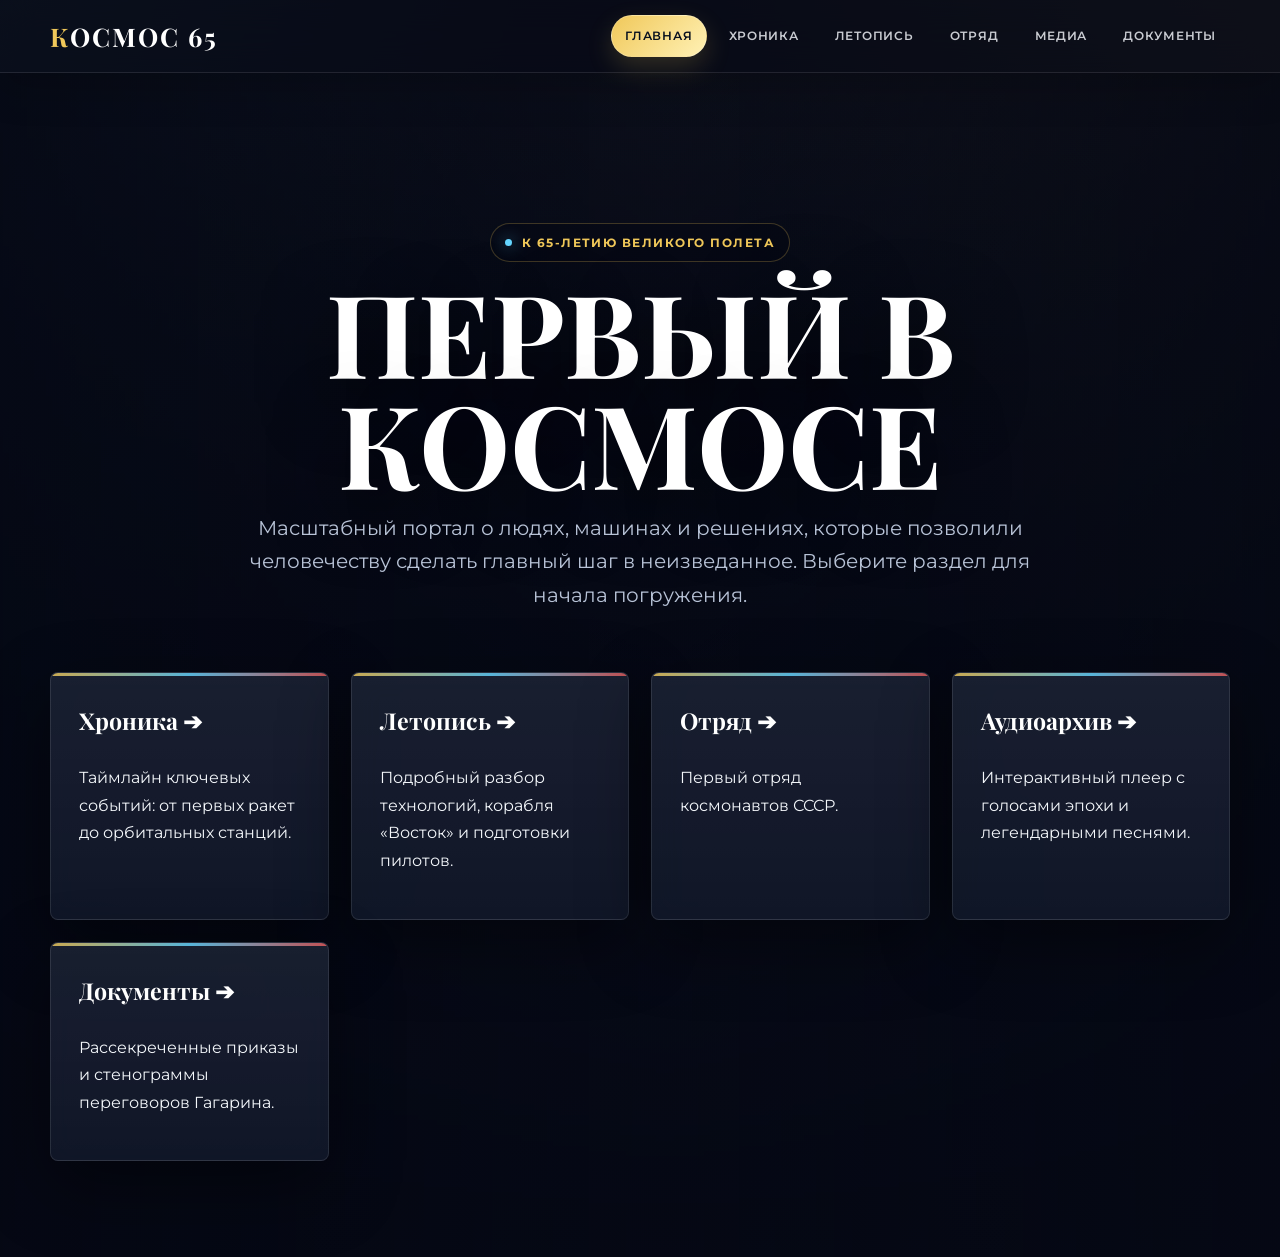
<file: index.html>
<!DOCTYPE html>
<html lang="ru">
<head>
    <meta charset="UTF-8">
    <meta name="viewport" content="width=device-width, initial-scale=1.0">
    <title>КОСМОС 65 | Главная</title>
    <link rel="stylesheet" href="style.css">
    <link href="https://fonts.googleapis.com/css2?family=Montserrat:wght@300;400;600&family=Playfair+Display:wght@700&display=swap" rel="stylesheet">
</head>
<body>

<header class="main-header">
    <div class="container nav-box">
        <a href="index.html" class="logo">КОСМОС 65</a>
        <nav>
            <a href="index.html" class="active">Главная</a>
            <a href="timeline.html">Хроника</a>
            <a href="history.html">Летопись</a>
            <a href="first-cosmonauts.html">Отряд</a>
            <a href="media.html">Медиа</a>
            <a href="docs.html">Документы</a>
        </nav>
    </div>
</header>

<section class="hero-section">
    <!-- Фоновое видео: старт Гагарина -->
    <video class="bg-video" autoplay muted loop playsinline>
        <source src="img/gagarin_launch.mp4" type="video/mp4">
        <!-- Если видео не загрузится, браузер покажет чёрный фон (без ошибки) -->
    </video>
    
    <div class="hero-overlay"></div>
    
    <div class="container">
        <span style="color: var(--gold); letter-spacing: 3px; text-transform: uppercase;">К 65-летию великого полета</span>
        <h1>ПЕРВЫЙ В КОСМОСЕ</h1>
        <p class="hero-text">Масштабный портал о людях, машинах и решениях, которые позволили человечеству сделать главный шаг в неизведанное. Выберите раздел для начала погружения.</p>
        
        <div class="nav-grid">
            <a href="timeline.html" class="nav-card">
                <h3>Хроника ➔</h3>
                <p>Таймлайн ключевых событий: от первых ракет до орбитальных станций.</p>
            </a>
            <a href="history.html" class="nav-card">
                <h3>Летопись ➔</h3>
                <p>Подробный разбор технологий, корабля «Восток» и подготовки пилотов.</p>
            </a>
             <a href="first-cosmonauts.html" class="nav-card">
                <h3>Отряд ➔</h3>
                <p>Первый отряд космонавтов СССР.</p>
            </a>
            <a href="media.html" class="nav-card">
                <h3>Аудиоархив ➔</h3>
                <p>Интерактивный плеер с голосами эпохи и легендарными песнями.</p>
            </a>
            <a href="docs.html" class="nav-card">
                <h3>Документы ➔</h3>
                <p>Рассекреченные приказы и стенограммы переговоров Гагарина.</p>
            </a>
        </div>
    </div>
</section>

</body>
</html>
</file>
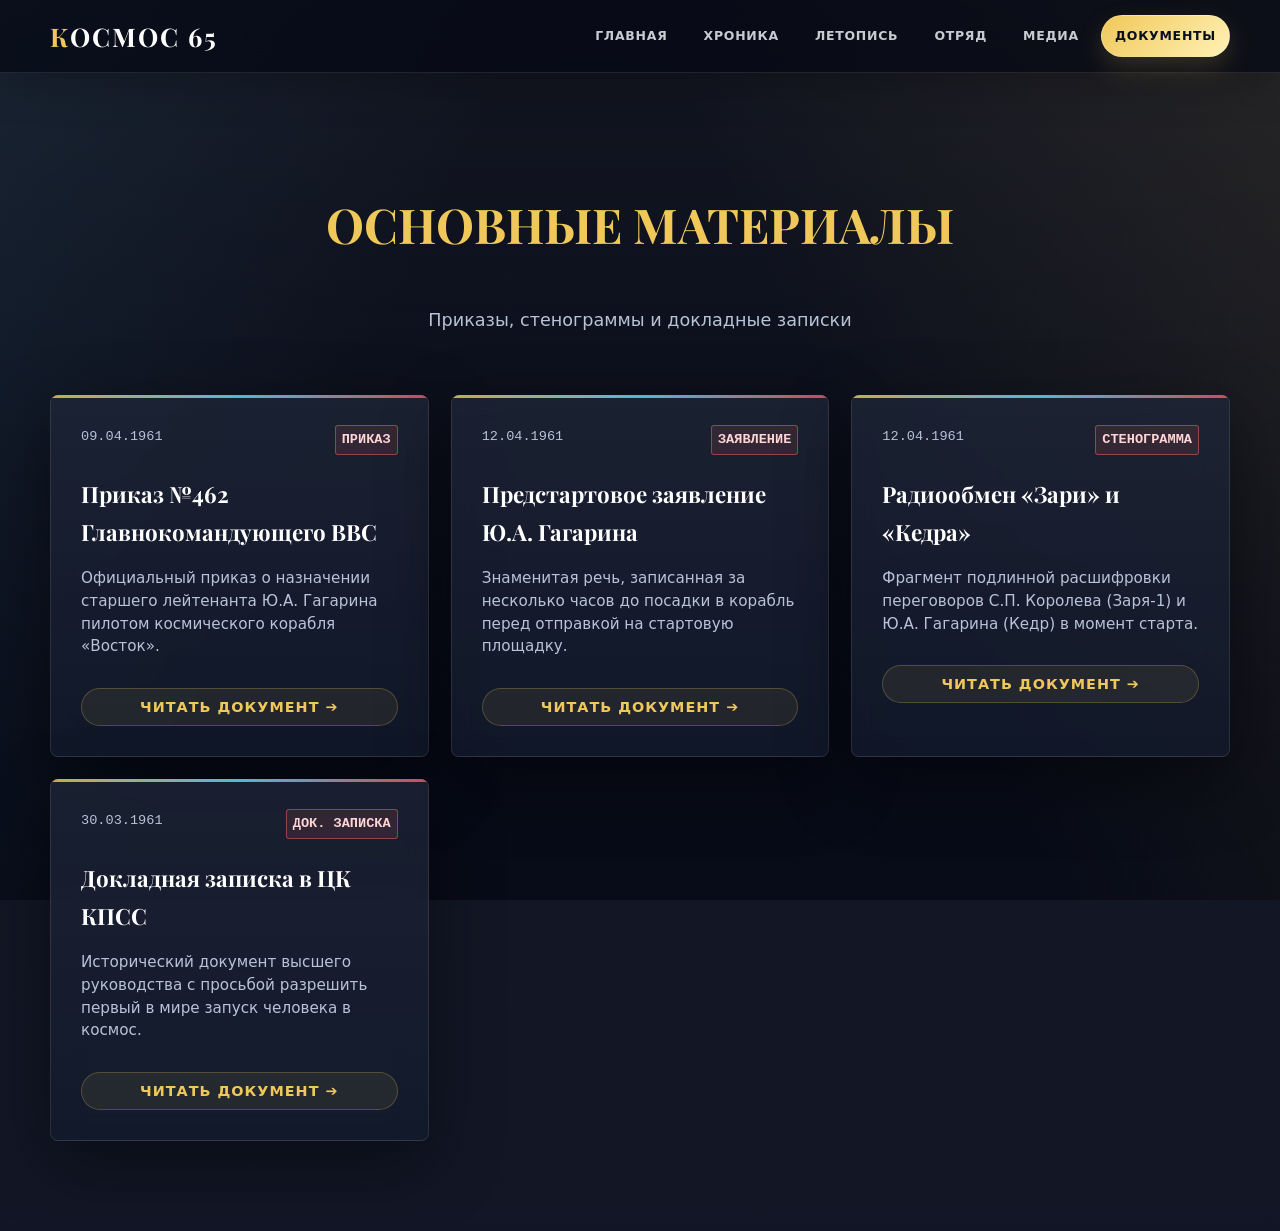
<file: docs.html>
<!DOCTYPE html>
<html lang="ru">
<head>
    <meta charset="UTF-8">
    <meta name="viewport" content="width=device-width, initial-scale=1.0">
    <title>Архив Документов - Первый в космосе</title>
    <link rel="stylesheet" href="style.css">
    <link href="https://fonts.googleapis.com/css2?family=Playfair+Display:wght@400;700&display=swap" rel="stylesheet">
</head>
<body>

<header class="main-header">
    <div class="container nav-box">
        <a href="index.html" class="logo">КОСМОС 65</a>
        <nav>
            <a href="index.html">Главная</a>
            <a href="timeline.html">Хроника</a>
            <a href="history.html">Летопись</a>
            <a href="first-cosmonauts.html">Отряд</a>
            <a href="media.html">Медиа</a>
            <a href="docs.html" class="active">Документы</a>
        </nav>
    </div>
</header>

<main>
    <section class="docs-section">
        <div class="container" style="max-width: 1200px; margin: 0 auto; padding: 0 20px;">
            <div class="section-header" style="text-align: center; margin-bottom: 60px;">
                <h2 style="font-family: 'Playfair Display', serif; font-size: 3rem; color: var(--gold); text-transform: uppercase;">Основные материалы</h2>
                <p style="color: var(--text-muted); font-size: 1.1rem;">Приказы, стенограммы и докладные записки</p>
            </div>

            <div class="docs-grid">
                
                <div class="doc-card">
                    <div class="doc-header">
                        <span class="doc-date">09.04.1961</span>
                        <span class="doc-status">Приказ</span>
                    </div>
                    <h3 class="doc-title">Приказ №462 Главнокомандующего ВВС</h3>
                    <p class="doc-desc">Официальный приказ о назначении старшего лейтенанта Ю.А. Гагарина пилотом космического корабля «Восток».</p>
                    <button class="btn-read">Читать документ ➔</button>
                    
                    <div class="doc-full-text" style="display: none;">
                        <p><strong>ПРИКАЗ ГЛАВНОКОМАНДУЮЩЕГО ВОЕННО-ВОЗДУШНЫМИ СИЛАМИ № 462</strong></p>
                        <p>г. Москва, 9 апреля 1961 г.</p>
                        <p>Нижепоименованных космонавтов, сдавших выпускные экзамены, для дальнейшего прохождения службы назначить на должности космонавтов:</p>
                        <ol>
                            <li>Старшего лейтенанта ГАГАРИНА Юрия Алексеевича.</li>
                            <li>Старшего лейтенанта ТИТОВА Германа Степановича.</li>
                            <li>Капитана НЕЛЮБОВА Григория Григорьевича.</li>
                            <li>Майора НИКОЛАЕВА Андрияна Григорьевича.</li>
                            <li>Майора БЫКОВСКОГО Валерия Федоровича.</li>
                            <li>Капитана ПОПОВИЧА Павла Романовича.</li>
                        </ol>
                        <p>Основание: Акт Государственной экзаменационной комиссии от 4 апреля 1961 г.</p>
                        <p><em>Главнокомандующий Военно-Воздушными Силами<br>Главный маршал авиации К. ВЕРШИНИН</em></p>
                    </div>
                </div>

                <div class="doc-card">
                    <div class="doc-header">
                        <span class="doc-date">12.04.1961</span>
                        <span class="doc-status">Заявление</span>
                    </div>
                    <h3 class="doc-title">Предстартовое заявление Ю.А. Гагарина</h3>
                    <p class="doc-desc">Знаменитая речь, записанная за несколько часов до посадки в корабль перед отправкой на стартовую площадку.</p>
                    <button class="btn-read">Читать документ ➔</button>
                    
                    <div class="doc-full-text" style="display: none;">
                        <p>Дорогие друзья, близкие и незнакомые, соотечественники, люди всех стран и континентов!</p>
                        <p>Через несколько минут могучий космический корабль унесет меня в далекие просторы Вселенной. Что можно сказать вам в эти последние минуты перед стартом? Вся моя жизнь кажется мне сейчас одним прекрасным мгновением. Все, что прожито, что сделано прежде, было прожито и сделано ради этой минуты.</p>
                        <p>Сами понимаете, трудно разобраться в чувствах сейчас, когда очень близко подошел час испытания, к которому мы готовились долго и страстно. Вряд ли стоит говорить о тех чувствах, которые я испытал, когда мне предложили совершить этот первый в истории полет. Радость? Нет, это была не только радость. Гордость? Нет, это была не только гордость. Я испытал огромное счастье. Быть первым в космосе, вступить один на один в небывалый поединок с природой — можно ли мечтать о большем?</p>
                        <p>Но вслед за этим я подумал о той колоссальной ответственности, которая легла на меня. Первым совершить то, о чем мечтали поколения людей, первым проложить дорогу человечеству в космос...</p>
                        <p>Я говорю вам «до свидания», дорогие друзья, как всегда говорят люди друг другу, отправляясь в далекий путь. Как бы хотелось вас всех обнять, знакомых и незнакомых, далеких и близких!</p>
                        <p>До скорой встречи!</p>
                    </div>
                </div>

                <div class="doc-card">
                    <div class="doc-header">
                        <span class="doc-date">12.04.1961</span>
                        <span class="doc-status">Стенограмма</span>
                    </div>
                    <h3 class="doc-title">Радиообмен «Зари» и «Кедра»</h3>
                    <p class="doc-desc">Фрагмент подлинной расшифровки переговоров С.П. Королева (Заря-1) и Ю.А. Гагарина (Кедр) в момент старта.</p>
                    <button class="btn-read">Читать документ ➔</button>
                    
                    <div class="doc-full-text" style="display: none;">
                        <p><strong>09:06 мск</strong></p>
                        <p><strong>Королев:</strong> Минутная готовность. Как вы слышите?</p>
                        <p><strong>Гагарин:</strong> Вас понял — минутная готовность. Занял исходное положение.</p>
                        <p><strong>09:07 мск</strong></p>
                        <p><strong>Королев:</strong> Дается зажигание, «Кедр».</p>
                        <p><strong>Гагарин:</strong> Понял вас, дается зажигание.</p>
                        <p><strong>Королев:</strong> Предварительная ступень.</p>
                        <p><strong>Гагарин:</strong> Понял.</p>
                        <p><strong>Королев:</strong> Главная.</p>
                        <p><strong>Гагарин:</strong> Поехали! Шум в кабине слабо нарастает. Самочувствие отличное, настроение бодрое.</p>
                        <p><strong>Королев:</strong> Мы все желаем вам доброго полета. Все нормально.</p>
                        <p><strong>Гагарин:</strong> До свидания, до скорой встречи, дорогие друзья.</p>
                        <p><strong>Королев:</strong> Время полета 70 секунд. Как самочувствие?</p>
                        <p><strong>Гагарин:</strong> Понял вас. 70. Самочувствие отличное, продолжаю полет, растут перегрузки, все отлично.</p>
                    </div>
                </div>

                <div class="doc-card">
                    <div class="doc-header">
                        <span class="doc-date">30.03.1961</span>
                        <span class="doc-status">Док. Записка</span>
                    </div>
                    <h3 class="doc-title">Докладная записка в ЦК КПСС</h3>
                    <p class="doc-desc">Исторический документ высшего руководства с просьбой разрешить первый в мире запуск человека в космос.</p>
                    <button class="btn-read">Читать документ ➔</button>
                    
                    <div class="doc-full-text" style="display: none;">
                        <p><strong>ЦК КПСС.</strong></p>
                        <p>Докладываем.</p>
                        <p>К настоящему времени закончена подготовка космического корабля «Восток» для полета человека в космос.<br>
                        С целью окончательной проверки всего комплекса 9 и 25 марта 1961 года были проведены два запуска кораблей-спутников (четвертого и пятого) в комплектации, полностью соответствующей кораблю с человеком... Оба полета прошли нормально, а заданная программа была выполнена.</p>
                        <p>Первый полет человека в космическое пространство мы считаем целесообразным провести на орбите с перигеем 180-200 км и апогеем 230-260 км. Продолжительность полета составит 1 виток (1,5 часа). После полета по орбите корабль будет спущен на территорию СССР по линии Ростов-на-Дону, Куйбышев, Пермь.</p>
                        <p>Просим разрешить осуществление первого в мире полета человека в космическое пространство на корабле-спутнике «Восток».</p>
                        <p><em>Д. Устинов, К. Руднев, В. Калмыков, А. Несмеянов, С. Королев</em></p>
                    </div>
                </div>

            </div>
        </div>
    </section>
</main>

<div id="documentModal" class="modal-overlay">
    <div class="modal-box">
        <div class="modal-top">
            <div class="modal-meta">
                <span id="modal-date"></span>
                <span id="modal-status" class="doc-status"></span>
            </div>
            <button class="btn-close">&times;</button>
        </div>
        <h2 id="modal-title" style="color: var(--gold); margin-bottom: 20px; font-family: 'Playfair Display', serif;"></h2>
        <div id="modal-body" class="typewriter-text"></div>
    </div>
</div>

<script>
    document.addEventListener("DOMContentLoaded", function() {
        const modal = document.getElementById('documentModal');
        const closeBtn = document.querySelector('.btn-close');
        
        const modalTitle = document.getElementById('modal-title');
        const modalDate = document.getElementById('modal-date');
        const modalStatus = document.getElementById('modal-status');
        const modalBody = document.getElementById('modal-body');

        const readButtons = document.querySelectorAll('.btn-read');

        readButtons.forEach(button => {
            button.addEventListener('click', function() {
                const card = this.closest('.doc-card');
                
                modalTitle.innerText = card.querySelector('.doc-title').innerText;
                modalDate.innerText = card.querySelector('.doc-date').innerText;
                modalStatus.innerText = card.querySelector('.doc-status').innerText;
                modalBody.innerHTML = card.querySelector('.doc-full-text').innerHTML;

                modal.classList.add('active');
                document.body.style.overflow = 'hidden';
            });
        });

        closeBtn.addEventListener('click', closeModal);

        modal.addEventListener('click', function(e) {
            if (e.target === modal) {
                closeModal();
            }
        });

        function closeModal() {
            modal.classList.remove('active');
            document.body.style.overflow = 'auto';
        }
    });
</script>

</body>
</html>
</file>
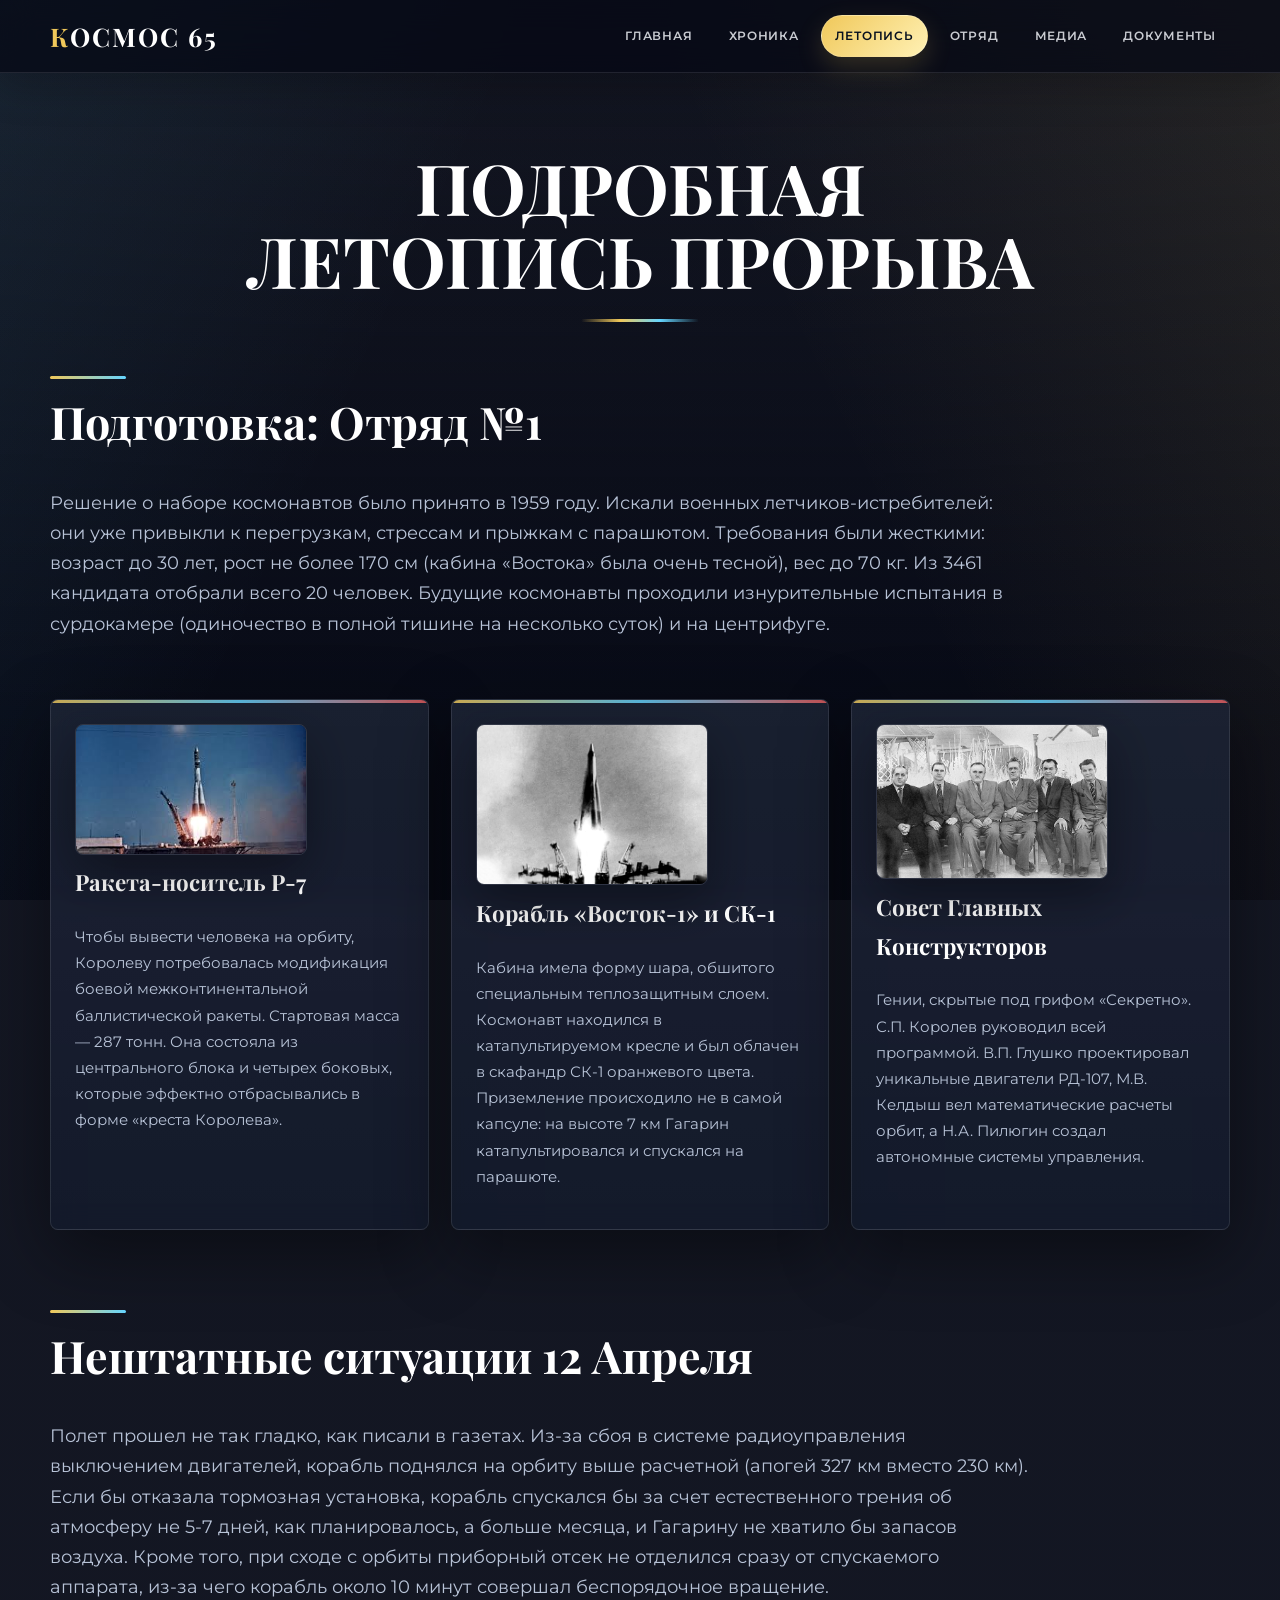
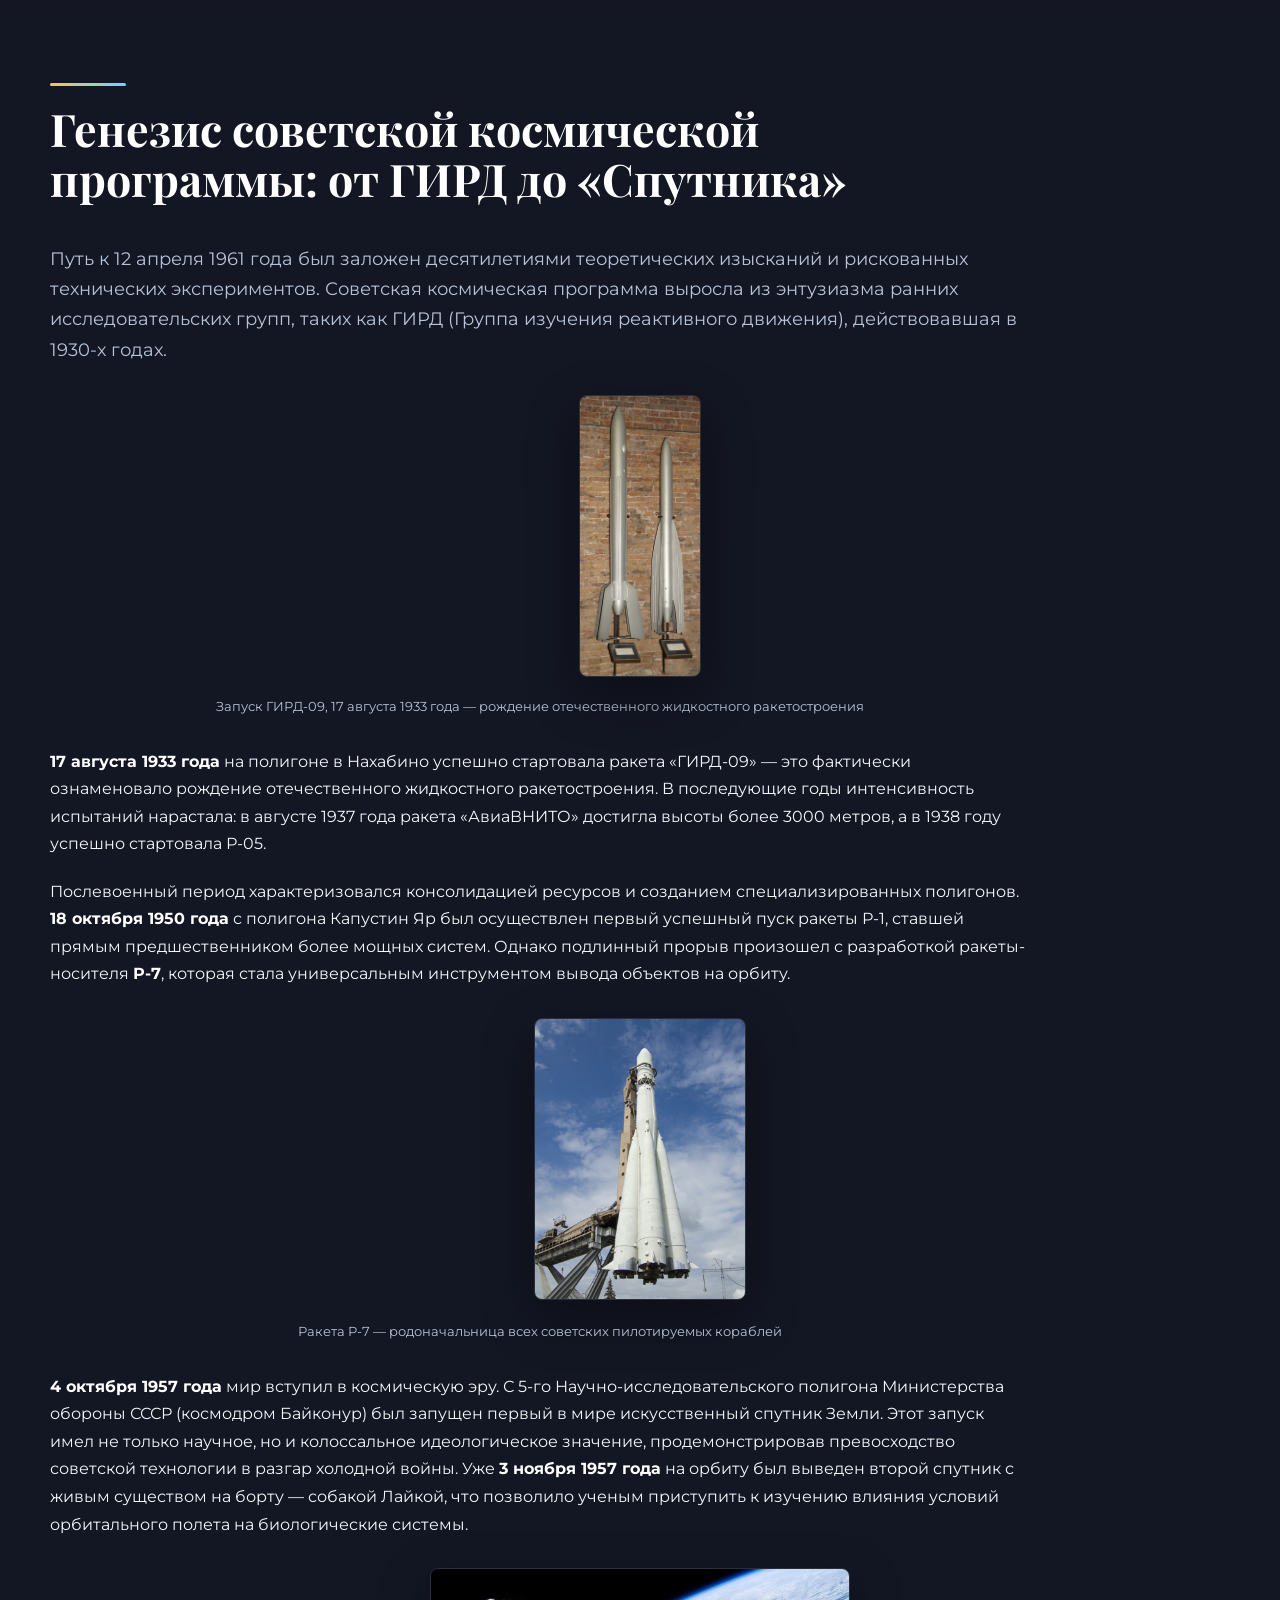
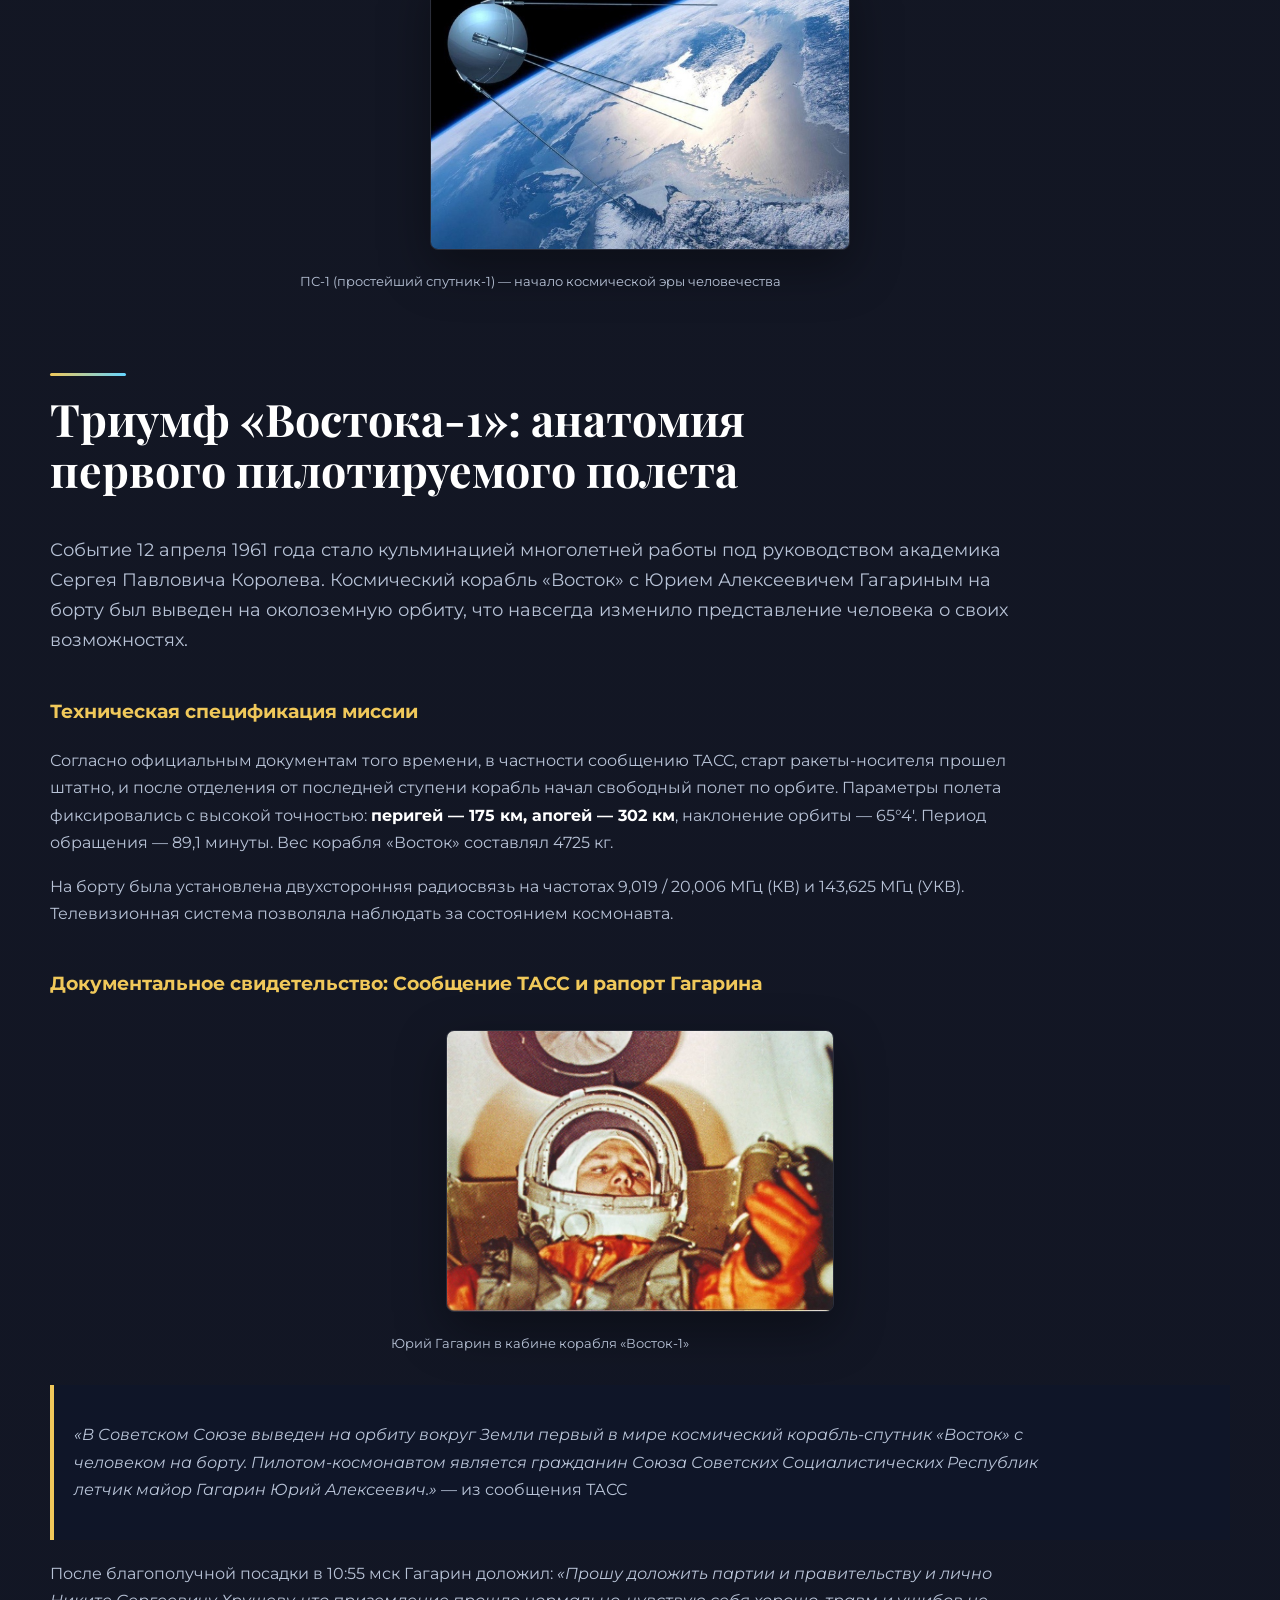
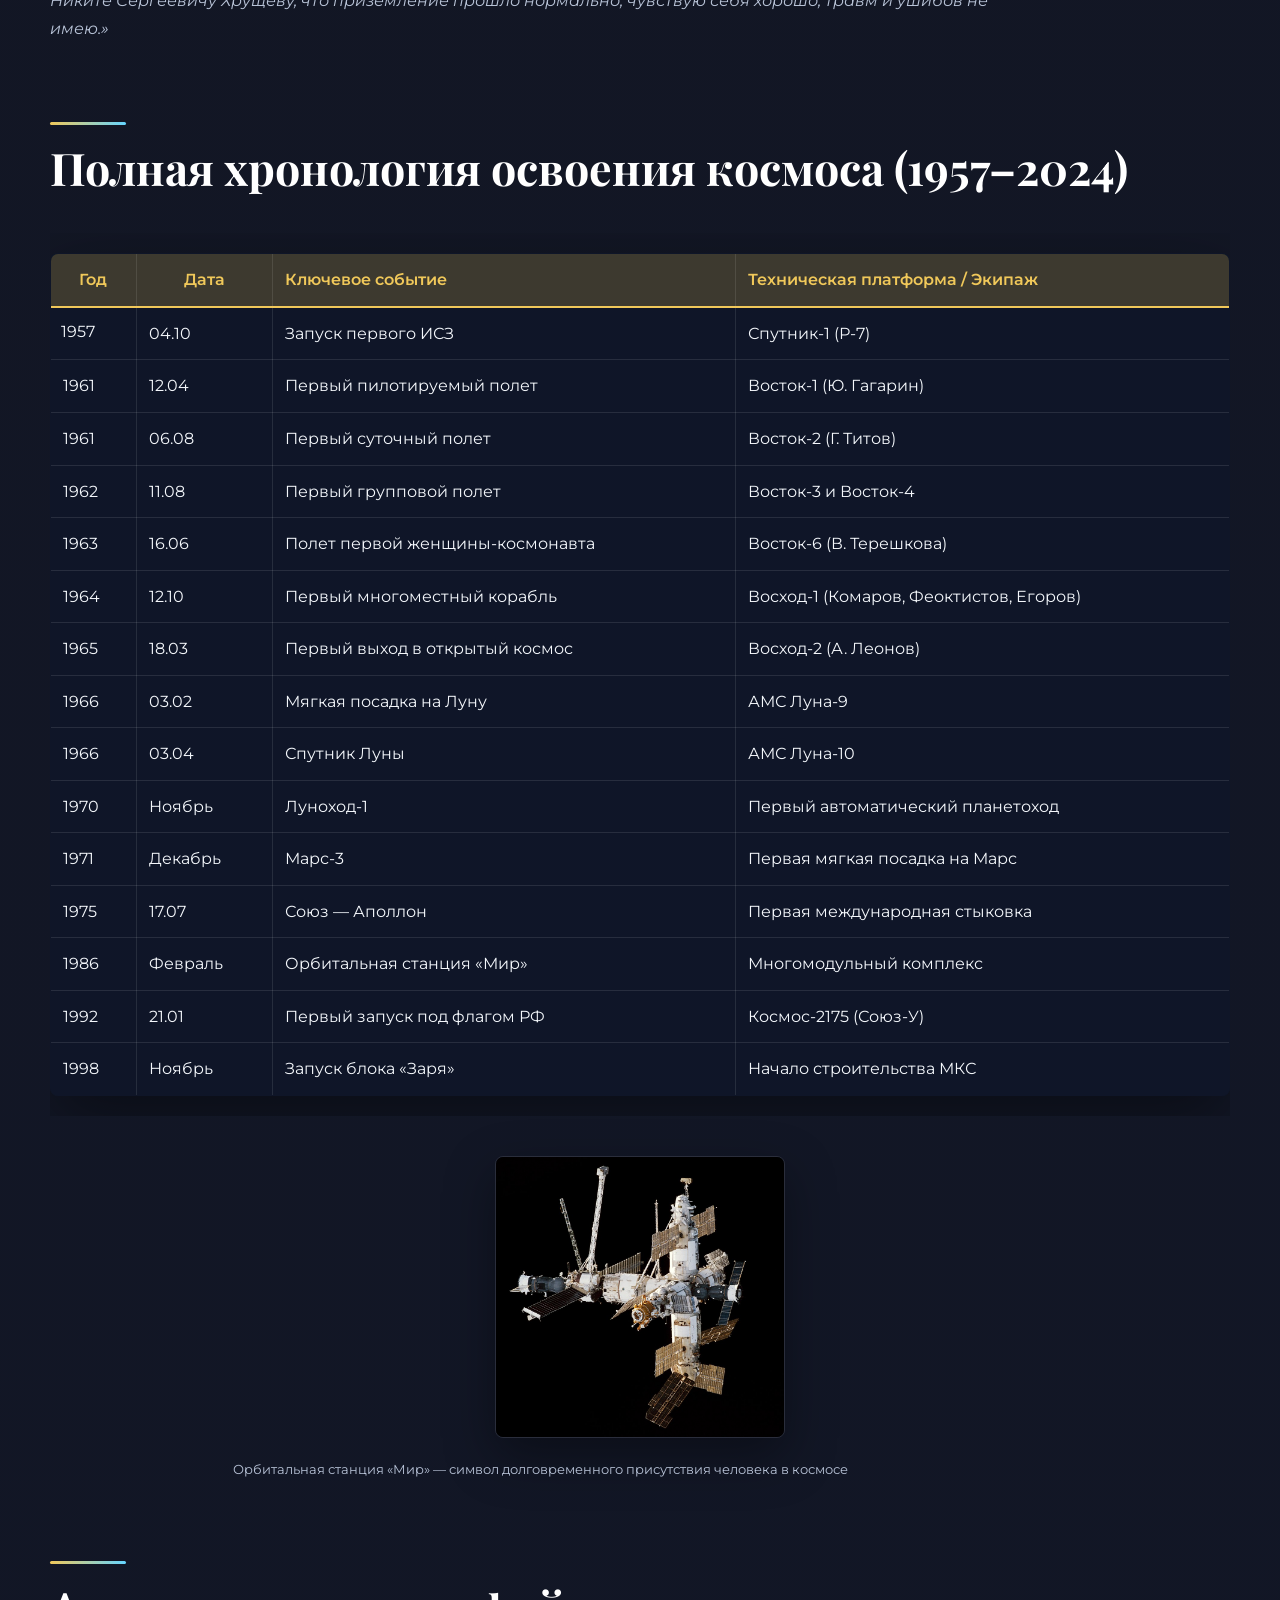
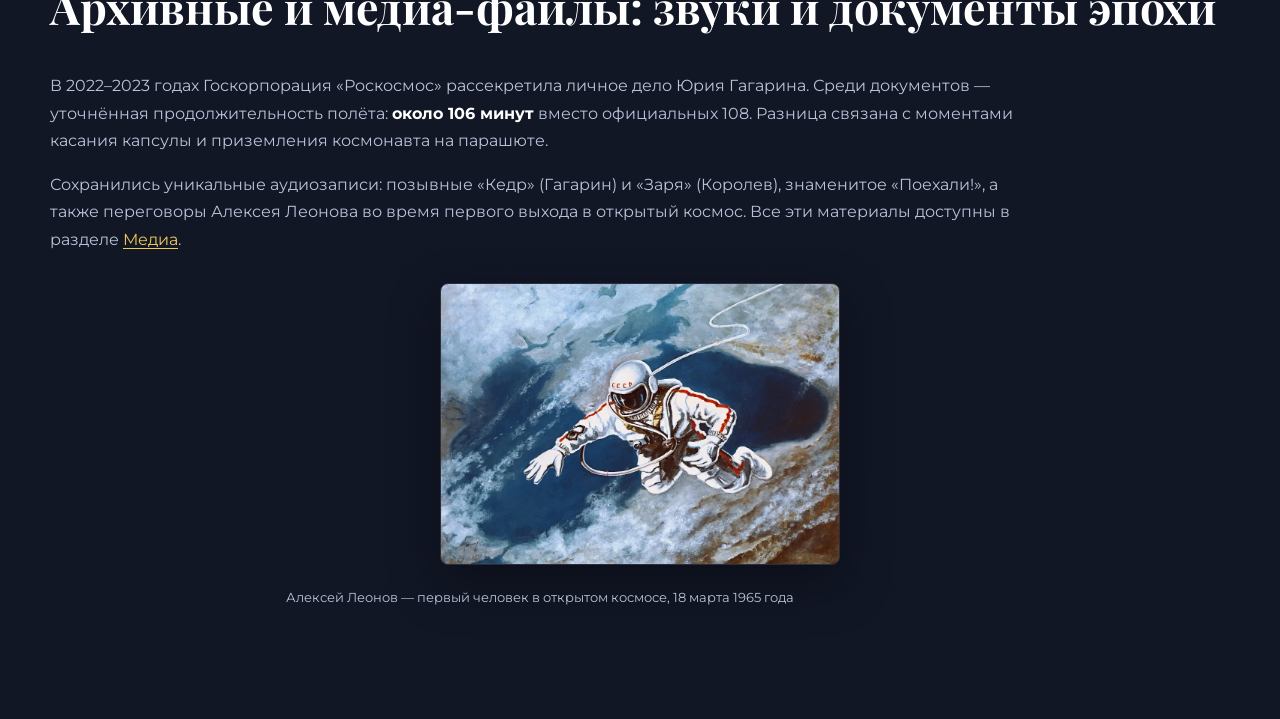
<file: history.html>
<!DOCTYPE html>
<html lang="ru">
<head>
    <meta charset="UTF-8">
    <meta name="viewport" content="width=device-width, initial-scale=1.0">
    <title>КОСМОС 65 | Летопись</title>
    <link rel="stylesheet" href="style.css">
    <link href="https://fonts.googleapis.com/css2?family=Montserrat:wght@300;400;600&family=Playfair+Display:wght@700&display=swap" rel="stylesheet">
</head>
<body>

<header class="main-header">
    <div class="container nav-box">
        <a href="index.html" class="logo">КОСМОС 65</a>
        <nav>
            <a href="index.html">Главная</a>
            <a href="timeline.html">Хроника</a>
            <a href="history.html" class="active">Летопись</a>
            <a href="first-cosmonauts.html">Отряд</a>
            <a href="media.html">Медиа</a>
            <a href="docs.html">Документы</a>
        </nav>
    </div>
</header>

<main class="container" style="padding-bottom: 80px;">
    <h1 class="page-title">ПОДРОБНАЯ ЛЕТОПИСЬ ПРОРЫВА</h1>
    
    <!-- ========== СУЩЕСТВУЮЩИЙ БЛОК (ПОДГОТОВКА) ========== -->
    <div style="margin-bottom: 60px;">
        <h2 class="gold-title">Подготовка: Отряд №1</h2>
        <p style="font-size: 1.1rem; color: var(--text-muted);">Решение о наборе космонавтов было принято в 1959 году. Искали военных летчиков-истребителей: они уже привыкли к перегрузкам, стрессам и прыжкам с парашютом. Требования были жесткими: возраст до 30 лет, рост не более 170 см (кабина «Востока» была очень тесной), вес до 70 кг. Из 3461 кандидата отобрали всего 20 человек. Будущие космонавты проходили изнурительные испытания в сурдокамере (одиночество в полной тишине на несколько суток) и на центрифуге.</p>
    </div>

    <div class="grid">
        <div class="card">
            <!-- Текущее изображение: img/r7.jpg (ракета Р-7) -->
            <img src="img/r7.jpg" alt="Ракета">
            <h3>Ракета-носитель Р-7</h3>
            <p>Чтобы вывести человека на орбиту, Королеву потребовалась модификация боевой межконтинентальной баллистической ракеты. Стартовая масса — 287 тонн. Она состояла из центрального блока и четырех боковых, которые эффектно отбрасывались в форме «креста Королева».</p>
        </div>
        <div class="card">
            <!-- Текущее изображение: img/vostok1.jpeg (Восток-1) -->
            <img src="img/vostok1.jpeg" alt="Скафандр">
            <h3>Корабль «Восток-1» и СК-1</h3>
            <p>Кабина имела форму шара, обшитого специальным теплозащитным слоем. Космонавт находился в катапультируемом кресле и был облачен в скафандр СК-1 оранжевого цвета. Приземление происходило не в самой капсуле: на высоте 7 км Гагарин катапультировался и спускался на парашюте.</p>
        </div>
        <div class="card">
            <!-- Текущее изображение: img/gl_konst.jpg (совет главных) -->
            <img src="img/gl_konst.jpg" alt="Конструкторы">
            <h3>Совет Главных Конструкторов</h3>
            <p>Гении, скрытые под грифом «Секретно». С.П. Королев руководил всей программой. В.П. Глушко проектировал уникальные двигатели РД-107, М.В. Келдыш вел математические расчеты орбит, а Н.А. Пилюгин создал автономные системы управления.</p>
        </div>
    </div>

    <div style="margin-top: 60px;">
        <h2 class="gold-title">Нештатные ситуации 12 Апреля</h2>
        <p style="font-size: 1.1rem; color: var(--text-muted);">Полет прошел не так гладко, как писали в газетах. Из-за сбоя в системе радиоуправления выключением двигателей, корабль поднялся на орбиту выше расчетной (апогей 327 км вместо 230 км). Если бы отказала тормозная установка, корабль спускался бы за счет естественного трения об атмосферу не 5-7 дней, как планировалось, а больше месяца, и Гагарину не хватило бы запасов воздуха. Кроме того, при сходе с орбиты приборный отсек не отделился сразу от спускаемого аппарата, из-за чего корабль около 10 минут совершал беспорядочное вращение.</p>
    </div>

    <!-- ========== НОВЫЙ РАЗДЕЛ: ГЕНЕЗИС СОВЕТСКОЙ КОСМИЧЕСКОЙ ПРОГРАММЫ ========== -->
    <div style="margin-top: 80px;">
        <h2 class="gold-title">Генезис советской космической программы: от ГИРД до «Спутника»</h2>
        <p style="font-size: 1.1rem; color: var(--text-muted); margin-bottom: 30px;">Путь к 12 апреля 1961 года был заложен десятилетиями теоретических изысканий и рискованных технических экспериментов. Советская космическая программа выросла из энтузиазма ранних исследовательских групп, таких как ГИРД (Группа изучения реактивного движения), действовавшая в 1930-х годах.</p>
        
        <!-- Место для картинки: ГИРД-09 или первые ракеты -->
        <!-- Рекомендуемое изображение: img/gird9.jpg (первая советская ракета на жидком топливе) -->
        <div style="text-align: center; margin: 30px 0;">
            <img src="img/gird9.jpg" alt="Ракета ГИРД-09" style="max-width: 100%; border: 1px solid var(--gold-dim); filter: grayscale(30%);" onerror="this.style.display='none'">
            <p style="color: var(--text-muted); font-size: 0.8rem; margin-top: 10px;">Запуск ГИРД-09, 17 августа 1933 года — рождение отечественного жидкостного ракетостроения</p>
        </div>
        
        <p style="font-size: 1rem; color: var(--text); margin-bottom: 20px;"><strong>17 августа 1933 года</strong> на полигоне в Нахабино успешно стартовала ракета «ГИРД-09» — это фактически ознаменовало рождение отечественного жидкостного ракетостроения. В последующие годы интенсивность испытаний нарастала: в августе 1937 года ракета «АвиаВНИТО» достигла высоты более 3000 метров, а в 1938 году успешно стартовала Р-05.</p>
        <p style="font-size: 1rem; color: var(--text); margin-bottom: 20px;">Послевоенный период характеризовался консолидацией ресурсов и созданием специализированных полигонов. <strong>18 октября 1950 года</strong> с полигона Капустин Яр был осуществлен первый успешный пуск ракеты Р-1, ставшей прямым предшественником более мощных систем. Однако подлинный прорыв произошел с разработкой ракеты-носителя <strong>Р-7</strong>, которая стала универсальным инструментом вывода объектов на орбиту.</p>
        
        <!-- Место для картинки: полигон Капустин Яр или первая Р-7 -->
        <!-- Рекомендуемое изображение: img/r7_early.jpg (первая Р-7 на старте) -->
        <div style="text-align: center; margin: 30px 0;">
            <img src="img/r7_early.jpg" alt="Ракета Р-7 на старте" style="max-width: 100%; border: 1px solid var(--gold-dim);" onerror="this.style.display='none'">
            <p style="color: var(--text-muted); font-size: 0.8rem;">Ракета Р-7 — родоначальница всех советских пилотируемых кораблей</p>
        </div>

        <p style="font-size: 1rem; color: var(--text); margin-bottom: 20px;"><strong>4 октября 1957 года</strong> мир вступил в космическую эру. С 5-го Научно-исследовательского полигона Министерства обороны СССР (космодром Байконур) был запущен первый в мире искусственный спутник Земли. Этот запуск имел не только научное, но и колоссальное идеологическое значение, продемонстрировав превосходство советской технологии в разгар холодной войны. Уже <strong>3 ноября 1957 года</strong> на орбиту был выведен второй спутник с живым существом на борту — собакой Лайкой, что позволило ученым приступить к изучению влияния условий орбитального полета на биологические системы.</p>
        
        <!-- Место для картинки: Спутник-1 или Лайка -->
        <!-- Рекомендуемое изображение: img/sputnik1.jpg (первый спутник) -->
        <div style="text-align: center; margin: 30px 0;">
            <img src="img/sputnik1.jpg" alt="Первый искусственный спутник Земли" style="max-width: 100%; border: 1px solid var(--gold-dim);" onerror="this.style.display='none'">
            <p style="color: var(--text-muted); font-size: 0.8rem;">ПС-1 (простейший спутник-1) — начало космической эры человечества</p>
        </div>
    </div>

    <!-- ========== ТРИУМФ «ВОСТОКА-1» ========== -->
    <div style="margin-top: 80px;">
        <h2 class="gold-title">Триумф «Востока-1»: анатомия первого пилотируемого полета</h2>
        <p style="font-size: 1.1rem; color: var(--text-muted);">Событие 12 апреля 1961 года стало кульминацией многолетней работы под руководством академика Сергея Павловича Королева. Космический корабль «Восток» с Юрием Алексеевичем Гагариным на борту был выведен на околоземную орбиту, что навсегда изменило представление человека о своих возможностях.</p>
        
        <h3 style="color: var(--gold); margin-top: 40px;">Техническая спецификация миссии</h3>
        <p>Согласно официальным документам того времени, в частности сообщению ТАСС, старт ракеты-носителя прошел штатно, и после отделения от последней ступени корабль начал свободный полет по орбите. Параметры полета фиксировались с высокой точностью: <strong>перигей — 175 км, апогей — 302 км</strong>, наклонение орбиты — 65°4'. Период обращения — 89,1 минуты. Вес корабля «Восток» составлял 4725 кг.</p>
        <p>На борту была установлена двухсторонняя радиосвязь на частотах 9,019 / 20,006 МГц (КВ) и 143,625 МГц (УКВ). Телевизионная система позволяла наблюдать за состоянием космонавта.</p>
        
        <h3 style="color: var(--gold); margin-top: 40px;">Документальное свидетельство: Сообщение ТАСС и рапорт Гагарина</h3>
        <!-- Место для картинки: Гагарин перед стартом или кабина корабля -->
        <!-- Рекомендуемое изображение: img/gagarin_capsule.jpg -->
        <div style="text-align: center; margin: 30px 0;">
            <img src="img/gagarin_capsule.jpg" alt="Юрий Гагарин в кабине" style="max-width: 100%; border: 1px solid var(--gold-dim);" onerror="this.style.display='none'">
            <p style="color: var(--text-muted); font-size: 0.8rem;">Юрий Гагарин в кабине корабля «Восток-1»</p>
        </div>
        <div style="background: var(--card-bg); border-left: 4px solid var(--gold); padding: 20px; margin: 20px 0;">
            <p><em>«В Советском Союзе выведен на орбиту вокруг Земли первый в мире космический корабль-спутник «Восток» с человеком на борту. Пилотом-космонавтом является гражданин Союза Советских Социалистических Республик летчик майор Гагарин Юрий Алексеевич.»</em> — из сообщения ТАСС</p>
        </div>
        <p>После благополучной посадки в 10:55 мск Гагарин доложил: <em>«Прошу доложить партии и правительству и лично Никите Сергеевичу Хрущеву, что приземление прошло нормально, чувствую себя хорошо, травм и ушибов не имею.»</em></p>
    </div>

    <!-- ========== ПОЛНАЯ ХРОНОЛОГИЯ ОСВОЕНИЯ КОСМОСА (ТАБЛИЦА) ========== -->
    <div style="margin-top: 80px;">
        <h2 class="gold-title">Полная хронология освоения космоса (1957–2024)</h2>
        <div style="overflow-x: auto;">
            <table style="width: 100%; border-collapse: collapse; background: var(--card-bg); border: 1px solid var(--gold-dim);">
                <thead>
                    <tr style="background: rgba(212,175,55,0.1); border-bottom: 2px solid var(--gold);">
                        <th style="padding: 12px; text-align: center;">Год</th>
                        <th style="padding: 12px; text-align: center;">Дата</th>
                        <th style="padding: 12px; text-align: left;">Ключевое событие</th>
                        <th style="padding: 12px; text-align: left;">Техническая платформа / Экипаж</th>
                    </tr>
                </thead>
                <tbody>
                    <tr style="border-bottom: 1px solid var(--gold-dim);"><td style="padding: 10px;">1957</td><td>04.10</td><td>Запуск первого ИСЗ</td><td>Спутник-1 (Р-7)</td></tr>
                    <tr style="border-bottom: 1px solid var(--gold-dim);"><td>1961</td><td>12.04</td><td>Первый пилотируемый полет</td><td>Восток-1 (Ю. Гагарин)</td></tr>
                    <tr style="border-bottom: 1px solid var(--gold-dim);"><td>1961</td><td>06.08</td><td>Первый суточный полет</td><td>Восток-2 (Г. Титов)</td></tr>
                    <tr style="border-bottom: 1px solid var(--gold-dim);"><td>1962</td><td>11.08</td><td>Первый групповой полет</td><td>Восток-3 и Восток-4</td></tr>
                    <tr style="border-bottom: 1px solid var(--gold-dim);"><td>1963</td><td>16.06</td><td>Полет первой женщины-космонавта</td><td>Восток-6 (В. Терешкова)</td></tr>
                    <tr style="border-bottom: 1px solid var(--gold-dim);"><td>1964</td><td>12.10</td><td>Первый многоместный корабль</td><td>Восход-1 (Комаров, Феоктистов, Егоров)</td></tr>
                    <tr style="border-bottom: 1px solid var(--gold-dim);"><td>1965</td><td>18.03</td><td>Первый выход в открытый космос</td><td>Восход-2 (А. Леонов)</td></tr>
                    <tr style="border-bottom: 1px solid var(--gold-dim);"><td>1966</td><td>03.02</td><td>Мягкая посадка на Луну</td><td>АМС Луна-9</td></tr>
                    <tr style="border-bottom: 1px solid var(--gold-dim);"><td>1966</td><td>03.04</td><td>Спутник Луны</td><td>АМС Луна-10</td></tr>
                    <tr style="border-bottom: 1px solid var(--gold-dim);"><td>1970</td><td>Ноябрь</td><td>Луноход-1</td><td>Первый автоматический планетоход</td></tr>
                    <tr style="border-bottom: 1px solid var(--gold-dim);"><td>1971</td><td>Декабрь</td><td>Марс-3</td><td>Первая мягкая посадка на Марс</td></tr>
                    <tr style="border-bottom: 1px solid var(--gold-dim);"><td>1975</td><td>17.07</td><td>Союз — Аполлон</td><td>Первая международная стыковка</td></tr>
                    <tr style="border-bottom: 1px solid var(--gold-dim);"><td>1986</td><td>Февраль</td><td>Орбитальная станция «Мир»</td><td>Многомодульный комплекс</td></tr>
                    <tr style="border-bottom: 1px solid var(--gold-dim);"><td>1992</td><td>21.01</td><td>Первый запуск под флагом РФ</td><td>Космос-2175 (Союз-У)</td></tr>
                    <tr><td>1998</td><td>Ноябрь</td><td>Запуск блока «Заря»</td><td>Начало строительства МКС</td></tr>
                </tbody>
            </table>
        </div>
        <!-- Место для картинки: станция Мир или МКС -->
        <!-- Рекомендуемое изображение: img/mir_station.jpg -->
        <div style="text-align: center; margin: 40px 0 20px;">
            <img src="img/mir_station.jpg" alt="Станция Мир" style="max-width: 100%; border: 1px solid var(--gold-dim);" onerror="this.style.display='none'">
            <p style="color: var(--text-muted); font-size: 0.8rem;">Орбитальная станция «Мир» — символ долговременного присутствия человека в космосе</p>
        </div>
    </div>

    <!-- ========== АРХИВНЫЕ МЕДИА-ФАЙЛЫ ========== -->
    <div style="margin-top: 80px;">
        <h2 class="gold-title">Архивные и медиа-файлы: звуки и документы эпохи</h2>
        <p>В 2022–2023 годах Госкорпорация «Роскосмос» рассекретила личное дело Юрия Гагарина. Среди документов — уточнённая продолжительность полёта: <strong>около 106 минут</strong> вместо официальных 108. Разница связана с моментами касания капсулы и приземления космонавта на парашюте.</p>
        <p>Сохранились уникальные аудиозаписи: позывные «Кедр» (Гагарин) и «Заря» (Королев), знаменитое «Поехали!», а также переговоры Алексея Леонова во время первого выхода в открытый космос. Все эти материалы доступны в разделе <a href="media.html" style="color: var(--gold);">Медиа</a>.</p>
        <!-- Место для картинки: рассекреченный документ или фото Леонова в космосе -->
        <!-- Рекомендуемое изображение: img/leonov_spacewalk.jpg -->
        <div style="text-align: center; margin: 30px 0;">
            <img src="img/leonov_spacewalk.jpg" alt="Алексей Леонов в открытом космосе" style="max-width: 100%; border: 1px solid var(--gold-dim);" onerror="this.style.display='none'">
            <p style="color: var(--text-muted); font-size: 0.8rem;">Алексей Леонов — первый человек в открытом космосе, 18 марта 1965 года</p>
        </div>
    </div>

</main>

</body>
</html>
</file>
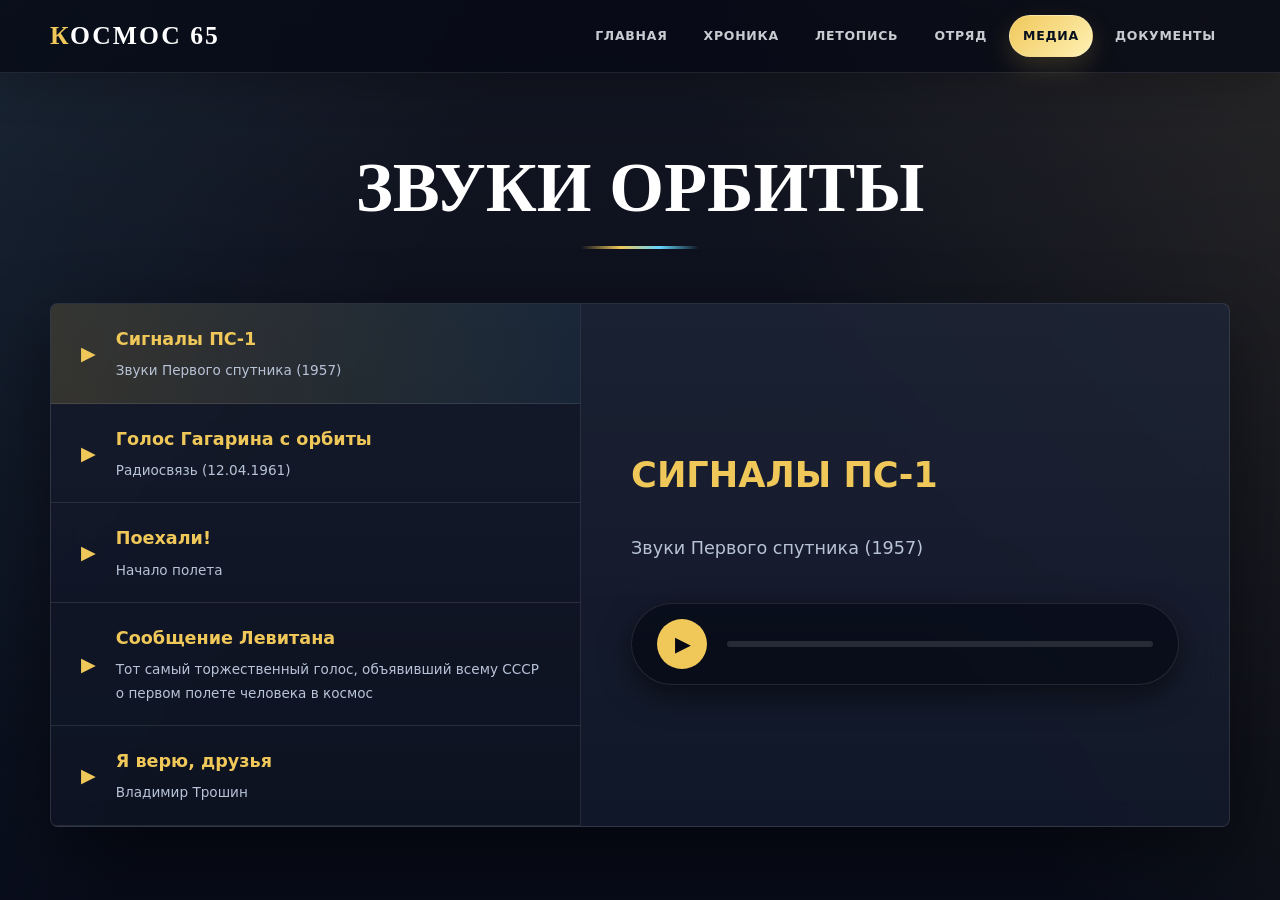
<file: media.html>
<!DOCTYPE html>
<html lang="ru">
<head>
    <meta charset="UTF-8">
    <meta name="viewport" content="width=device-width, initial-scale=1.0">
    <title>КОСМОС 65 | Медиа</title>
    <link rel="stylesheet" href="style.css">
</head>
<body>

<header class="main-header">
    <div class="container nav-box">
        <a href="index.html" class="logo">КОСМОС 65</a>
        <nav>
            <a href="index.html">Главная</a>
            <a href="timeline.html">Хроника</a>
            <a href="history.html">Летопись</a>
            <a href="first-cosmonauts.html">Отряд</a>
            <a href="media.html" class="active">Медиа</a>
            <a href="docs.html">Документы</a>
        </nav>
    </div>
</header>

<main class="container">
    <h1 class="page-title">ЗВУКИ ОРБИТЫ</h1>
    
    <audio id="main-audio"></audio>

	<div class="player-wrapper">
        
        <div class="playlist">
            <div class="track active" data-src="audio/first_sputnik.mp3">
                <span class="play-icon">▶</span>
                <div class="track-info">
                    <strong class="track-name">Сигналы ПС-1</strong>
                    <span class="track-desc">Звуки Первого спутника (1957)</span>
                </div>
            </div>
            
            <div class="track" data-src="audio/gagarin.mp3">
                <span class="play-icon">▶</span>
                <div class="track-info">
                    <strong class="track-name">Голос Гагарина с орбиты</strong>
                    <span class="track-desc">Радиосвязь (12.04.1961)</span>
                </div>
            </div>
			
			<div class="track" data-src="audio/go.mp3">
                <span class="play-icon">▶</span>
                <div class="track-info">
                    <strong class="track-name">Поехали!</strong>
                    <span class="track-desc">Начало полета</span>
                </div>
            </div>
			
			<div class="track" data-src="audio/levitan.mp3">
                <span class="play-icon">▶</span>
                <div class="track-info">
                    <strong class="track-name">Сообщение Левитана</strong>
                    <span class="track-desc">Тот самый торжественный голос, объявивший всему СССР о первом полете человека в космос</span>
                </div>
            </div>
			
			<div class="track" data-src="audio/verydrug.mp3">
                <span class="play-icon">▶</span>
                <div class="track-info">
                    <strong class="track-name">Я верю, друзья</strong>
                    <span class="track-desc">Владимир Трошин</span>
                </div>
            </div>
            
        </div>

        <div class="player-active">
            <h3 id="track-title">СИГНАЛЫ ПС-1</h3>
            <p id="track-artist">Звуки Первого спутника (1957)</p>
            
            <div class="controls">
                <button class="btn-play-large" id="play-btn">▶</button>
                <div class="progress-bar" id="progress-container">
                    <div class="progress-fill" id="progress-bar-fill"></div>
                </div>
            </div>
        </div>
    </div>

    <audio id="main-audio"></audio>
</main>

<script>
    const audio = document.getElementById('main-audio');
    const playBtn = document.getElementById('play-btn');
    const progressBarFill = document.getElementById('progress-bar-fill');
    const progressContainer = document.getElementById('progress-container');
    const tracks = document.querySelectorAll('.track');
    
    const trackTitle = document.getElementById('track-title'); 
    const trackArtist = document.getElementById('track-artist');

    let isPlaying = false;

    // Загружаем первый звук
    if(tracks.length > 0) {
        audio.src = tracks[0].getAttribute('data-src');
    }

    tracks.forEach(track => {
        track.addEventListener('click', function() {
            // Убираем подсветку со старого трека
            document.querySelector('.track.active').classList.remove('active');
            this.classList.add('active');
            
            // ДОСТАЕМ ТЕКСТ ПО КЛАССАМ (ТЕПЕРЬ 100% СРАБОТАЕТ)
            const title = this.querySelector('.track-name').innerText;
            const description = this.querySelector('.track-desc').innerText;
            
            // МЕНЯЕМ ТЕКСТ СПРАВА
            trackTitle.innerText = title.toUpperCase();
            trackArtist.innerText = description;
            
            // Включаем звук
            audio.src = this.getAttribute('data-src');
            audio.play();
            isPlaying = true;
            playBtn.innerText = '⏸'; // Символ паузы
        });
    });

    // Кнопка плей/пауза
    playBtn.addEventListener('click', () => {
        if (isPlaying) {
            audio.pause();
            playBtn.innerText = '▶';
        } else {
            audio.play();
            playBtn.innerText = '⏸';
        }
        isPlaying = !isPlaying;
    });

    // Движение полоски
    audio.addEventListener('timeupdate', () => {
        if (audio.duration) {
            const progress = (audio.currentTime / audio.duration) * 100;
            progressBarFill.style.width = progress + '%';
        }
    });

    // Перемотка по клику на полоску
    progressContainer.addEventListener('click', (e) => {
        const width = progressContainer.clientWidth;
        const clickX = e.offsetX;
        const duration = audio.duration;
        audio.currentTime = (clickX / width) * duration;
    });
</script>

</body>
</html>
</file>
<file: style.css>
:root {
    --bg-space: #03050c;
    --card-bg: #0b1120;
    --gold: #d4af37;
    --gold-dim: rgba(212, 175, 55, 0.2);
    --text: #e2e8f0;
    --text-muted: #94a3b8;
}

body {
    margin: 0; background: var(--bg-space); color: var(--text);
    font-family: 'Montserrat', sans-serif; overflow-x: hidden; line-height: 1.6;
}

.container { max-width: 1200px; margin: 0 auto; padding: 0 20px; }

/* Навигация */
.main-header {
    background: rgba(3, 5, 12, 0.95); border-bottom: 1px solid var(--gold-dim);
    padding: 20px 0; position: sticky; top: 0; z-index: 1000;
}
.nav-box { display: flex; justify-content: space-between; align-items: center; }
.logo { color: var(--gold); font-family: 'Playfair Display', serif; font-size: 1.8rem; font-weight: bold; text-decoration: none; letter-spacing: 2px;}
nav a { color: var(--text); text-decoration: none; margin-left: 30px; font-size: 0.9rem; text-transform: uppercase; transition: 0.3s;}
nav a:hover, nav a.active { color: var(--gold); }

/* Заголовки и Кнопки */
.page-title { color: var(--gold); font-family: 'Playfair Display', serif; font-size: 3rem; margin: 60px 0 40px; text-align: center; }
.gold-title { color: var(--gold); font-family: 'Playfair Display', serif; font-size: 2.5rem; border-left: 4px solid var(--gold); padding-left: 20px; margin-bottom: 40px; }
.btn-gold { display: inline-block; padding: 12px 25px; border: 1px solid var(--gold); color: var(--gold); text-decoration: none; font-size: 0.9rem; transition: 0.3s; text-transform: uppercase; }
.btn-gold:hover { background: var(--gold); color: var(--bg-space); }

/* БАЗА: Главная секция */
.hero-section {
    position: relative; 
    padding: 100px 0;
    text-align: center;
    overflow: hidden; 
    min-height: 80vh; 
    display: flex; 
    align-items: center;
    isolation: isolate; /* НОВОЕ: Жестко запирает слои внутри секции и не дает им провалиться */
    background-color: transparent; /* НОВОЕ: Убираем любые остатки фона */
}


/* --- ЭТИ ТВОИ СТИЛИ ОСТАЮТСЯ ВООБЩЕ БЕЗ ИЗМЕНЕНИЙ --- */
.hero-section h1 { font-family: 'Playfair Display', serif; font-size: 4.5rem; margin: 10px 0; letter-spacing: 5px;} 
.hero-text { max-width: 700px; margin: 0 auto 40px; color: var(--text-muted); font-size: 1.1rem; }
.nav-grid { display: grid; grid-template-columns: repeat(auto-fit, minmax(250px, 1fr)); gap: 20px; margin-top: 60px; }
.nav-card { background: var(--card-bg); padding: 30px; border: 1px solid var(--gold-dim); transition: 0.3s; text-align: left; text-decoration: none; color: var(--text); display: block; }
.nav-card:hover { border-color: var(--gold); transform: translateY(-5px); }
.nav-card h3 { color: var(--gold); font-family: 'Playfair Display', serif; font-size: 1.5rem; margin-top: 0; }

/* Таймлайн */
.hero-timeline { padding: 60px 0; overflow-x: auto; white-space: nowrap; min-height: 60vh; display: flex; align-items: center; }
.timeline-container { display: inline-flex; position: relative; padding: 0 50px; }
.timeline-line { position: absolute; top: 40px; left: 0; right: 0; height: 1px; background: var(--gold-dim); }
.timeline-item { width: 300px; margin-right: 60px; white-space: normal; position: relative; }
.year { color: var(--gold); font-size: 2.5rem; font-family: 'Playfair Display', serif; display: block; margin-bottom: 10px; }
.dot { width: 12px; height: 12px; background: var(--bg-space); border: 2px solid var(--gold); border-radius: 50%; margin: 0 auto 20px; position: relative; z-index: 2;}
.timeline-item:hover .dot { background: var(--gold); box-shadow: 0 0 15px var(--gold); }

/* Карточки (История и Документы) */
.grid { display: grid; grid-template-columns: repeat(auto-fit, minmax(320px, 1fr)); gap: 30px; margin-bottom: 80px; }
.card { background: var(--card-bg); border: 1px solid var(--gold-dim); padding: 30px; transition: 0.4s; }
.card:hover { border-color: var(--gold); }
.card img { width: 100%; height: 200px; object-fit: cover; filter: grayscale(100%); transition: 0.4s; margin: -30px -30px 20px -30px; width: calc(100% + 60px); }
.card:hover img { filter: grayscale(0%); }
.card h3 { color: #fff; font-size: 1.4rem; margin-top: 0; }
.card p { color: var(--text-muted); font-size: 0.95rem; }

/* --- ГАРАНТИРОВАННАЯ СЕТКА ПЛЕЕРА --- */
.player-wrapper {
    display: grid;
    grid-template-columns: 1fr 1.5fr; /* Левая колонка уже, правая шире */
    background: var(--card-bg);
    border: 1px solid var(--gold-dim);
    border-radius: 8px; /* Скругляем углы всего плеера */
    margin-bottom: 80px;
    overflow: hidden;
}

/* Левая часть: Список */
.playlist {
    border-right: 1px solid var(--gold-dim);
    background: rgba(0, 0, 0, 0.2);
}

.track {
    padding: 20px 30px; 
    display: flex; 
    align-items: center; 
    border-bottom: 1px solid var(--gold-dim); 
    cursor: pointer; 
    transition: background 0.3s; 
}

.track:hover, .track.active { 
    background: rgba(212, 175, 55, 0.15); 
}

.play-icon { 
    color: var(--gold); 
    margin-right: 20px; 
    font-size: 1.2rem; 
}

.track-info {
    display: flex;
    flex-direction: column;
}

.track-name { 
    color: #fff; 
    font-size: 1.1rem;
    margin-bottom: 5px;
}

.track-desc {
    color: var(--text-muted);
    font-size: 0.85rem;
}

/* Правая часть: Активный плеер */
.player-active {
    padding: 60px 50px; 
    display: flex; 
    flex-direction: column; 
    justify-content: center; 
}

.player-active h3 { 
    font-size: 2.2rem; 
    color: var(--gold); 
    margin: 0 0 10px 0; 
}

#track-artist {
    color: var(--text-muted);
    font-size: 1.1rem;
    margin-bottom: 40px;
}

/* --- КРАСИВЫЙ БЛОК УПРАВЛЕНИЯ --- */
.controls {
    display: flex; 
    align-items: center; 
    background: linear-gradient(145deg, #111, #050505); /* Объемный фон */
    padding: 15px 25px; 
    border-radius: 50px; /* Делаем в форме капсулы */
    border: 1px solid var(--gold-dim); 
    box-shadow: 0 10px 30px rgba(0, 0, 0, 0.5); /* Тень */
    gap: 20px;
}

/* Круглая золотая кнопка */
.btn-play-large {
    background: var(--gold); 
    color: var(--bg-space); /* Темный значок на золотом фоне */
    border: none; 
    width: 50px; 
    height: 50px; 
    border-radius: 50%; /* Идеальный круг */
    font-size: 1.2rem; 
    display: flex;
    justify-content: center;
    align-items: center;
    cursor: pointer; 
    transition: 0.3s transform, 0.3s box-shadow;
}

.btn-play-large:hover {
    transform: scale(1.1); /* Увеличивается при наведении */
    box-shadow: 0 0 15px rgba(212, 175, 55, 0.6); /* Золотое свечение */
}

/* Полоса прогресса */
.progress-bar {
    flex: 1; 
    height: 6px; 
    background: #333; 
    border-radius: 3px;
    position: relative;
    cursor: pointer;
    overflow: hidden;
}

.progress-fill {
    width: 0%; 
    height: 100%; 
    background: var(--gold); 
    border-radius: 3px;
    transition: width 0.1s linear;
}

/* Видео на фоне главной страницы */
.hero-section {
    position: relative;
    padding: 150px 0;
    text-align: center;
    overflow: hidden;
    min-height: 80vh;
    display: flex;
    align-items: center;
}
.bg-video {
    position: absolute;
    top: 50%; left: 50%;
    min-width: 100%; min-height: 100%;
    transform: translate(-50%, -50%);
    z-index: 0;
    object-fit: cover;
    filter: grayscale(70%) brightness(0.6);
}
.hero-overlay {
    position: absolute; top: 0; left: 0; width: 100%; height: 100%;
    background: linear-gradient(rgba(3,5,12,0.6), var(--bg-space));
    z-index: 1;
}
.hero-section .container { position: relative; z-index: 2; }

/* Картинки в таймлайне */
.timeline-img {
    width: 100%;
    height: 140px;
    object-fit: cover;
    margin-bottom: 15px;
    border: 1px solid var(--gold-dim);
    filter: grayscale(100%);
    transition: 0.4s;
}
.timeline-item:hover .timeline-img { filter: grayscale(0%); border-color: var(--gold); }

/* Всплывающее окно (Модалка) для документов */
.modal {
    display: none; position: fixed; z-index: 2000; left: 0; top: 0;
    width: 100%; height: 100%; overflow: auto;
    background-color: rgba(0,0,0,0.9);
    backdrop-filter: blur(5px);
}
.modal-content {
    background-color: var(--bg-space);
    margin: 5% auto; padding: 40px;
    border: 1px solid var(--gold);
    width: 80%; max-width: 800px;
    color: var(--text);
    position: relative;
}
.close-modal {
    color: var(--gold); position: absolute; top: 20px; right: 30px;
    font-size: 30px; font-weight: bold; cursor: pointer;
}
.close-modal:hover { color: #fff; }
.modal-text { font-family: 'Courier New', monospace; margin-top: 20px; line-height: 1.8; }

/* =========================================
   СТИЛИ ДЛЯ РАЗДЕЛА АРХИВНЫХ ДОКУМЕНТОВ
========================================= */

.docs-section {
    padding: 80px 0;
}

.docs-grid {
    display: grid;
    grid-template-columns: repeat(auto-fit, minmax(300px, 1fr));
    gap: 30px;
}

/* Карточка-папка */
.doc-card {
    background: var(--card-bg, #0a0c10);
    border: 1px solid #333;
    padding: 30px;
    position: relative;
    transition: 0.3s ease;
    border-top: 4px solid #333; 
}

.doc-card:hover {
    border-color: var(--gold-dim, #b8860b);
    border-top-color: var(--gold, #d4af37);
    transform: translateY(-5px);
    box-shadow: 0 10px 25px rgba(0, 0, 0, 0.5);
}

.doc-header {
    display: flex;
    justify-content: space-between;
    margin-bottom: 20px;
    font-size: 0.85rem;
    font-family: monospace;
}

.doc-date {
    color: var(--text-muted, #888);
}

.doc-status {
    color: #cc3333; 
    text-transform: uppercase;
    font-weight: bold;
    border: 1px solid #cc3333;
    padding: 2px 6px;
    border-radius: 3px;
}

.doc-title {
    color: #fff;
    font-family: 'Playfair Display', serif;
    font-size: 1.4rem;
    margin-top: 0;
    margin-bottom: 15px;
}

.doc-desc {
    color: var(--text-muted, #888);
    font-size: 0.95rem;
    line-height: 1.5;
    margin-bottom: 30px;
}

.btn-read {
    background: transparent;
    color: var(--gold, #d4af37);
    border: 1px solid var(--gold-dim, #b8860b);
    padding: 10px 20px;
    cursor: pointer;
    font-family: inherit;
    font-size: 0.9rem;
    transition: 0.3s;
    width: 100%;
    text-transform: uppercase;
    letter-spacing: 1px;
}

.btn-read:hover {
    background: var(--gold, #d4af37);
    color: #000;
}

/* --- ВСПЛЫВАЮЩЕЕ ОКНО (МОДАЛКА) --- */
.modal-overlay {
    position: fixed;
    top: 0;
    left: 0;
    width: 100%;
    height: 100%;
    background: rgba(0, 0, 0, 0.85); 
    display: flex;
    justify-content: center;
    align-items: center;
    z-index: 9999;
    opacity: 0;
    visibility: hidden;
    transition: 0.3s ease;
}

.modal-overlay.active {
    opacity: 1;
    visibility: visible;
}

.modal-box {
    background: #1a1c23; 
    border: 1px solid var(--gold-dim, #b8860b);
    width: 90%;
    max-width: 800px;
    max-height: 80vh;
    padding: 40px;
    border-radius: 4px;
    overflow-y: auto; 
    position: relative;
    transform: translateY(20px);
    transition: 0.3s ease;
    box-shadow: 0 15px 40px rgba(0,0,0,0.8);
}

.modal-overlay.active .modal-box {
    transform: translateY(0);
}

.modal-top {
    display: flex;
    justify-content: space-between;
    align-items: center;
    margin-bottom: 20px;
    border-bottom: 1px dashed var(--text-muted, #888);
    padding-bottom: 15px;
}

.modal-meta {
    font-family: monospace;
    display: flex;
    gap: 15px;
    align-items: center;
}

.btn-close {
    background: none;
    border: none;
    color: #fff;
    font-size: 2rem;
    cursor: pointer;
    line-height: 1;
    transition: color 0.2s;
}

.btn-close:hover {
    color: var(--gold, #d4af37);
}

/* Печатная машинка для текста */
.typewriter-text {
    font-family: 'Courier New', Courier, monospace;
    font-size: 1.05rem;
    line-height: 1.6;
    color: #d1d5db;
}

.typewriter-text p {
    margin-bottom: 15px;
}

/* Стили для таблицы в history.html */
table {
    width: 100%;
    border-collapse: collapse;
    background: var(--card-bg);
    margin: 20px 0;
}
th, td {
    border: 1px solid var(--gold-dim);
    padding: 12px;
    text-align: left;
    color: var(--text);
}
th {
    background: rgba(212,175,55,0.15);
    color: var(--gold);
    font-weight: 600;
}
tr:hover {
    background: rgba(212,175,55,0.05);
}

/* Улучшаем отображение модалок (если переиспользуются из docs.html) */
.modal-box {
    max-width: 800px;
    width: 90%;
}
#modal-description {
    line-height: 1.6;
    font-size: 1rem;
}
.timeline-img {
    transition: transform 0.2s, filter 0.3s;
}
.timeline-img:hover {
    transform: scale(1.02);
    cursor: pointer;
}

/* ===== УМЕНЬШАЕМ ФОТОГРАФИИ НА СТРАНИЦЕ «ЛЕТОПИСЬ» ===== */

/* 1. Исправляем огромные картинки в карточках (Р-7, Восток, Совет конструкторов) */
.card img {
    width: 100%;
    height: auto;
    max-height: 180px;
    object-fit: cover;
    margin: 0 0 20px 0;
    border-radius: 6px;
}

/* 2. Ограничиваем размер всех остальных изображений (ГИРД, Р-7 на старте, Спутник, Гагарин, Мир, Леонов и др.) */
.container div[style*="text-align: center"] img,
.container > div > div > img:not(.timeline-img) {
    max-width: 70%;
    height: auto;
    max-height: 280px;
    border-radius: 6px;
    margin: 0 auto;
}

/* 3. Для изображений в таблице хронологии (если появятся) тоже делаем ограничение */
table img {
    max-width: 120px;
    height: auto;
    border-radius: 4px;
}

/* ===== СТРАНИЦА КОСМОНАВТОВ ===== */
.cosmonauts-grid {
    display: grid;
    grid-template-columns: repeat(auto-fill, minmax(320px, 1fr));
    gap: 30px;
    margin-bottom: 40px;
}

.cosmonaut-card {
    background: var(--card-bg);
    border: 1px solid var(--gold-dim);
    border-radius: 8px;
    overflow: hidden;
    transition: transform 0.3s, border-color 0.3s;
    display: flex;
    flex-direction: column;
}
.cosmonaut-card:hover {
    transform: translateY(-5px);
    border-color: var(--gold);
}
.cosmonaut-img-wrapper {
    width: 100%;
    height: 260px;
    overflow: hidden;
}
.cosmonaut-img {
    width: 100%;
    height: 100%;
    object-fit: cover;
    transition: filter 0.3s;
}
.cosmonaut-card:hover .cosmonaut-img {
    filter: grayscale(20%);
}
.cosmonaut-info {
    padding: 20px;
}
.cosmonaut-name {
    color: var(--gold);
    font-family: 'Playfair Display', serif;
    font-size: 1.4rem;
    margin: 0 0 5px;
}
.cosmonaut-dates {
    display: inline-block;
    color: var(--text-muted);
    font-size: 0.85rem;
    margin-bottom: 12px;
    border-left: 2px solid var(--gold);
    padding-left: 8px;
}
.cosmonaut-bio {
    color: var(--text);
    font-size: 0.9rem;
    line-height: 1.5;
    margin-bottom: 12px;
}
.cosmonaut-missions {
    font-size: 0.8rem;
    color: var(--gold);
    font-family: monospace;
    border-top: 1px dashed var(--gold-dim);
    padding-top: 10px;
    margin-top: 10px;
}
.compact .cosmonaut-img {
    height: 200px;
}

/* ===== 2026 presentation polish ===== */
:root {
    --bg-space: #050814;
    --bg-deep: #090d1d;
    --card-bg: rgba(15, 23, 42, 0.78);
    --card-strong: rgba(20, 31, 54, 0.92);
    --gold: #f0c85a;
    --gold-dim: rgba(240, 200, 90, 0.24);
    --cyan: #65d5ff;
    --red: #e85d5d;
    --text: #f4f7fb;
    --text-muted: #b8c3d7;
    --line: rgba(255, 255, 255, 0.10);
    --shadow: 0 24px 70px rgba(0, 0, 0, 0.42);
    --radius: 8px;
}

html {
    scroll-behavior: smooth;
}

body {
    min-height: 100vh;
    background:
        linear-gradient(180deg, rgba(5, 8, 20, 0.94), rgba(8, 13, 29, 0.96)),
        radial-gradient(circle at 1px 1px, rgba(255,255,255,0.16) 1px, transparent 1.5px);
    background-size: auto, 34px 34px;
    color: var(--text);
    font-family: 'Montserrat', system-ui, -apple-system, BlinkMacSystemFont, "Segoe UI", sans-serif;
    letter-spacing: 0;
    line-height: 1.72;
}

body::before {
    content: "";
    position: fixed;
    inset: 0;
    pointer-events: none;
    z-index: -1;
    background:
        linear-gradient(115deg, rgba(101, 213, 255, 0.08), transparent 32%),
        linear-gradient(245deg, rgba(240, 200, 90, 0.09), transparent 38%),
        linear-gradient(180deg, transparent 0%, rgba(5, 8, 20, 0.78) 82%);
}

.container {
    width: min(1180px, calc(100% - 40px));
    padding: 0;
}

.main-header {
    padding: 14px 0;
    background: rgba(5, 8, 20, 0.72);
    border-bottom: 1px solid var(--line);
    backdrop-filter: blur(18px);
    box-shadow: 0 12px 42px rgba(0, 0, 0, 0.22);
}

.nav-box {
    gap: 24px;
}

.logo {
    color: #fff;
    font-family: 'Playfair Display', Georgia, serif;
    font-size: clamp(1.25rem, 2vw, 1.8rem);
    letter-spacing: 0.08em;
    white-space: nowrap;
}

.logo::first-letter {
    color: var(--gold);
}

nav {
    display: flex;
    align-items: center;
    justify-content: flex-end;
    gap: 8px;
    flex-wrap: wrap;
}

nav a {
    margin-left: 0;
    padding: 9px 13px;
    border: 1px solid transparent;
    border-radius: 999px;
    color: rgba(244, 247, 251, 0.82);
    font-size: 0.78rem;
    font-weight: 600;
    letter-spacing: 0.06em;
}

nav a:hover,
nav a.active {
    color: #07101f;
    background: linear-gradient(135deg, var(--gold), #fff1b5);
    border-color: rgba(255, 255, 255, 0.22);
    box-shadow: 0 10px 26px rgba(240, 200, 90, 0.18);
}

.page-title {
    max-width: 980px;
    margin: clamp(42px, 8vw, 78px) auto clamp(32px, 5vw, 54px);
    color: #fff;
    font-family: 'Playfair Display', Georgia, serif;
    font-size: clamp(2.2rem, 6vw, 4.4rem);
    line-height: 1.04;
    letter-spacing: 0;
    text-wrap: balance;
}

.page-title::after {
    content: "";
    display: block;
    width: 118px;
    height: 3px;
    margin: 22px auto 0;
    border-radius: 999px;
    background: linear-gradient(90deg, transparent, var(--gold), var(--cyan), transparent);
}

.gold-title {
    position: relative;
    border-left: 0;
    padding-left: 0;
    color: #fff;
    font-family: 'Playfair Display', Georgia, serif;
    font-size: clamp(1.8rem, 4vw, 2.8rem);
    line-height: 1.12;
    letter-spacing: 0;
    text-wrap: balance;
}

.gold-title::before {
    content: "";
    display: block;
    width: 76px;
    height: 3px;
    margin-bottom: 18px;
    border-radius: 999px;
    background: linear-gradient(90deg, var(--gold), var(--cyan));
}

main.container > p,
main.container div > p,
.hero-text,
.doc-desc,
.card p,
.cosmonaut-bio,
.cosmonaut-bio-short,
.track-desc,
#track-artist {
    color: var(--text-muted);
}

main.container p {
    max-width: 980px;
}

.hero-section {
    min-height: calc(100vh - 72px);
    padding: clamp(78px, 12vw, 150px) 0 clamp(54px, 8vw, 96px);
}

.bg-video {
    filter: grayscale(35%) saturate(1.08) brightness(0.54);
}

.hero-overlay {
    background:
        linear-gradient(90deg, rgba(5,8,20,0.88), rgba(5,8,20,0.45) 52%, rgba(5,8,20,0.86)),
        linear-gradient(180deg, rgba(5,8,20,0.1), var(--bg-space));
}

.hero-section h1 {
    max-width: 1000px;
    margin: 14px auto;
    color: #fff;
    font-size: clamp(3rem, 9vw, 7.2rem);
    line-height: 0.96;
    letter-spacing: 0;
    text-shadow: 0 20px 70px rgba(0, 0, 0, 0.75);
    text-wrap: balance;
}

.hero-section .container > span {
    display: inline-flex;
    align-items: center;
    gap: 10px;
    padding: 8px 14px;
    border: 1px solid var(--gold-dim);
    border-radius: 999px;
    background: rgba(5, 8, 20, 0.42);
    color: var(--gold) !important;
    font-size: 0.78rem;
    font-weight: 700;
    letter-spacing: 0.12em !important;
}

.hero-section .container > span::before {
    content: "";
    width: 7px;
    height: 7px;
    border-radius: 50%;
    background: var(--cyan);
    box-shadow: 0 0 16px rgba(101, 213, 255, 0.75);
}

.hero-text {
    max-width: 780px;
    margin-bottom: 46px;
    font-size: clamp(1rem, 2vw, 1.22rem);
}

.nav-grid,
.grid,
.docs-grid,
.cosmonauts-grid {
    gap: 22px;
}

.nav-card,
.card,
.doc-card,
.cosmonaut-card,
.player-wrapper,
.modal-box {
    position: relative;
    border: 1px solid var(--line);
    border-radius: var(--radius);
    background:
        linear-gradient(180deg, rgba(255,255,255,0.055), rgba(255,255,255,0.015)),
        var(--card-bg);
    box-shadow: var(--shadow);
    backdrop-filter: blur(14px);
}

.nav-card,
.card,
.doc-card {
    overflow: hidden;
}

.nav-card::before,
.card::before,
.doc-card::before,
.cosmonaut-card::before {
    content: "";
    position: absolute;
    inset: 0 0 auto 0;
    height: 3px;
    background: linear-gradient(90deg, var(--gold), var(--cyan), var(--red));
    opacity: 0.82;
}

.nav-card {
    padding: 28px;
}

.nav-card:hover,
.card:hover,
.doc-card:hover,
.cosmonaut-card:hover {
    border-color: rgba(240, 200, 90, 0.52);
    transform: translateY(-6px);
    box-shadow: 0 32px 80px rgba(0, 0, 0, 0.48), 0 0 0 1px rgba(240, 200, 90, 0.08) inset;
}

.nav-card h3,
.card h3,
.doc-title,
.cosmonaut-name {
    color: #fff;
    font-family: 'Playfair Display', Georgia, serif;
    letter-spacing: 0;
}

.nav-card h3 {
    font-size: 1.45rem;
}

.card {
    padding: 24px;
}

.card img,
.timeline-img,
.cosmonaut-img,
.container div[style*="text-align: center"] img,
.container > div > div > img:not(.timeline-img) {
    border: 1px solid var(--line) !important;
    border-radius: var(--radius) !important;
    box-shadow: 0 18px 50px rgba(0, 0, 0, 0.36);
}

.card img {
    width: 100%;
    height: 210px;
    max-height: none;
    object-fit: cover;
    margin: 0 0 18px 0;
    filter: saturate(0.82) contrast(1.04);
}

.card:hover img,
.timeline-item:hover .timeline-img,
.cosmonaut-card:hover .cosmonaut-img {
    filter: saturate(1.03) contrast(1.05);
}

.hero-timeline {
    min-height: 64vh;
    padding: 40px 0 82px;
    scrollbar-color: var(--gold) rgba(255,255,255,0.08);
}

.timeline-container {
    padding: 12px max(34px, calc((100vw - 1180px) / 2 + 20px));
}

.timeline-line {
    top: 58px;
    height: 2px;
    background: linear-gradient(90deg, transparent, var(--gold), var(--cyan), transparent);
}

.timeline-item {
    width: min(320px, 78vw);
    padding: 0 0 10px;
    display: flex;
    flex-direction: column;
}

.timeline-item[style*="scale"] {
    transform: none !important;
}

.year {
    color: #fff;
    text-shadow: 0 0 24px rgba(240, 200, 90, 0.22);
}

.dot {
    width: 14px;
    height: 14px;
    background: var(--bg-deep);
    border-color: var(--gold);
    box-shadow: 0 0 0 8px rgba(240, 200, 90, 0.08);
}

.timeline-item .content {
    padding: 16px;
    border: 1px solid var(--line);
    border-radius: var(--radius);
    background: rgba(15, 23, 42, 0.58);
    box-shadow: 0 16px 44px rgba(0, 0, 0, 0.28);
    min-height: 360px;
    display: flex;
    flex-direction: column;
}

.timeline-img {
    height: 160px;
    filter: saturate(0.85) contrast(1.02);
}

.timeline-item h3 {
    margin: 12px 0 8px;
    color: #fff;
    min-height: 56px;
}

.timeline-item p {
    margin: 0;
    color: var(--text-muted);
    flex: 1;
}

.player-wrapper {
    grid-template-columns: minmax(280px, 0.9fr) minmax(320px, 1.1fr);
    margin-bottom: 80px;
}

.playlist {
    border-right: 1px solid var(--line);
    background: rgba(5, 8, 20, 0.28);
}

.track {
    border-bottom: 1px solid var(--line);
}

.track:hover,
.track.active {
    background: linear-gradient(90deg, rgba(240, 200, 90, 0.15), rgba(101, 213, 255, 0.07));
}

.play-icon,
.track-name,
.player-active h3 {
    color: var(--gold);
}

.controls {
    background: rgba(5, 8, 20, 0.64);
    border-color: var(--line);
    border-radius: 999px;
}

.btn-play-large,
.btn-read,
.btn-gold {
    border-radius: 999px;
    font-weight: 700;
}

.btn-read,
.btn-gold {
    background: rgba(240, 200, 90, 0.08);
    border-color: var(--gold-dim);
}

.btn-read:hover,
.btn-gold:hover {
    background: linear-gradient(135deg, var(--gold), #fff1b5);
    color: #07101f;
}

.progress-bar {
    background: rgba(255,255,255,0.12);
}

.progress-fill {
    background: linear-gradient(90deg, var(--gold), var(--cyan));
}

.docs-section {
    padding: 70px 0 90px;
}

.doc-card {
    border-top: 0;
}

.doc-header {
    color: var(--text-muted);
}

.doc-status {
    color: #ffd6d6;
    border-color: rgba(232, 93, 93, 0.55);
    background: rgba(232, 93, 93, 0.12);
}

.modal-overlay {
    background: rgba(2, 5, 12, 0.72);
    backdrop-filter: blur(14px);
}

.modal-box {
    background: linear-gradient(180deg, rgba(20,31,54,0.98), rgba(7,12,27,0.98));
    border-color: rgba(240, 200, 90, 0.36);
}

.modal-top {
    border-bottom-color: var(--line);
}

.typewriter-text {
    color: #dce5f5;
    font-family: "Segoe UI", system-ui, sans-serif;
}

table {
    border: 1px solid var(--line);
    border-radius: var(--radius);
    overflow: hidden;
    box-shadow: var(--shadow);
}

th,
td {
    border-color: var(--line);
    vertical-align: top;
}

th {
    background: rgba(240, 200, 90, 0.12);
}

tr:hover {
    background: rgba(101, 213, 255, 0.055);
}

.cosmonauts-grid {
    grid-template-columns: repeat(auto-fill, minmax(280px, 1fr));
}

.cosmonaut-card {
    border-radius: var(--radius) !important;
    overflow: hidden;
}

.cosmonaut-img-wrapper,
.cosmonaut-img {
    height: 270px !important;
}

.cosmonaut-info {
    padding: 22px !important;
}

.cosmonaut-dates {
    border-left-color: var(--cyan);
}

.cosmonaut-missions {
    color: var(--gold);
    border-top-color: var(--line);
}

strong {
    color: #fff;
}

a {
    text-underline-offset: 3px;
}

@media (max-width: 900px) {
    .nav-box {
        align-items: flex-start;
        flex-direction: column;
    }

    nav {
        justify-content: flex-start;
    }

    .hero-section {
        text-align: left;
    }

    .hero-section h1,
    .hero-text {
        margin-left: 0;
        margin-right: 0;
    }

    .nav-grid {
        margin-top: 40px;
    }

    .player-wrapper {
        grid-template-columns: 1fr;
    }

    .playlist {
        border-right: 0;
        border-bottom: 1px solid var(--line);
    }
}

@media (max-width: 640px) {
    .container {
        width: min(100% - 28px, 1180px);
    }

    .main-header {
        position: static;
    }

    nav a {
        padding: 8px 10px;
        font-size: 0.72rem;
    }

    .nav-grid,
    .grid,
    .docs-grid,
    .cosmonauts-grid {
        grid-template-columns: 1fr;
    }

    .nav-card,
    .card,
    .doc-card {
        padding: 22px;
    }

    .track {
        padding: 16px 18px;
    }

    .player-active {
        padding: 34px 22px;
    }

    .controls {
        padding: 12px 14px;
    }

    .modal-box {
        width: calc(100% - 28px);
        padding: 24px;
    }

    th,
    td {
        padding: 10px;
        font-size: 0.9rem;
    }
}
</file>
